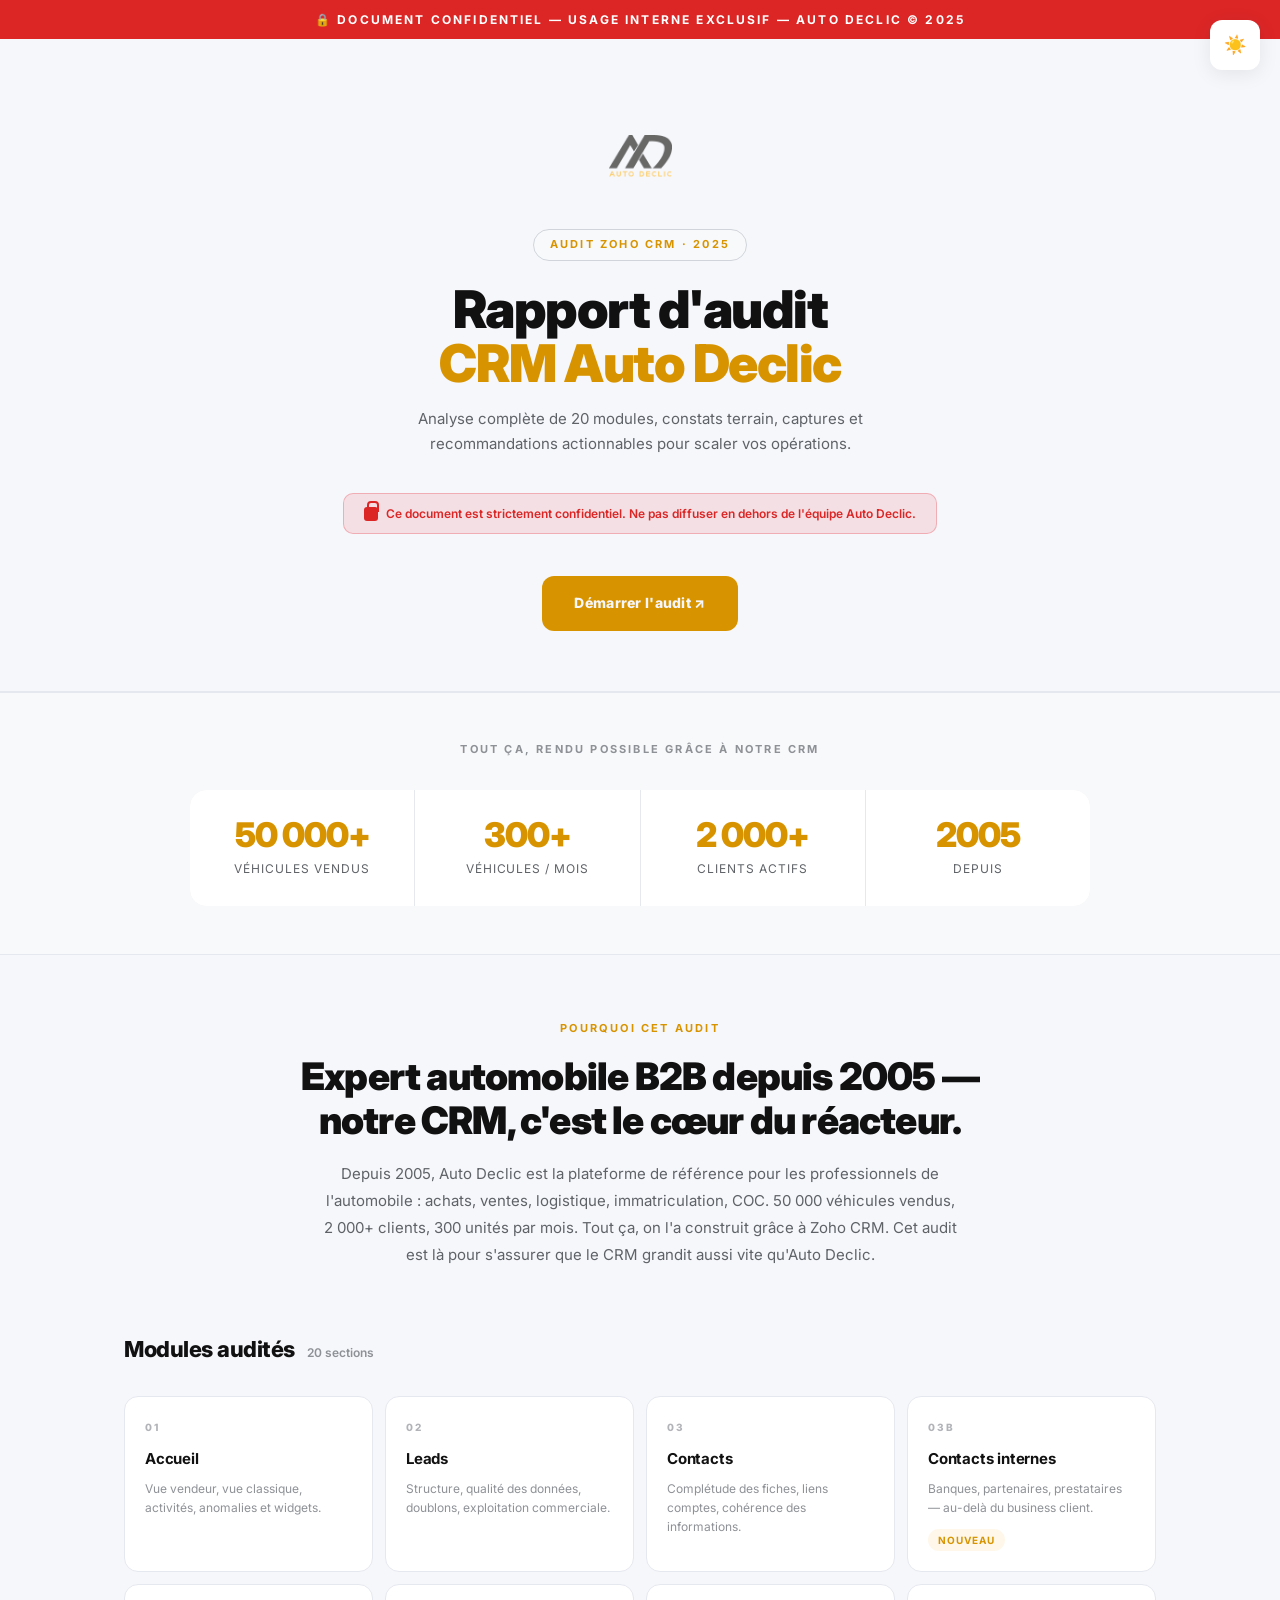
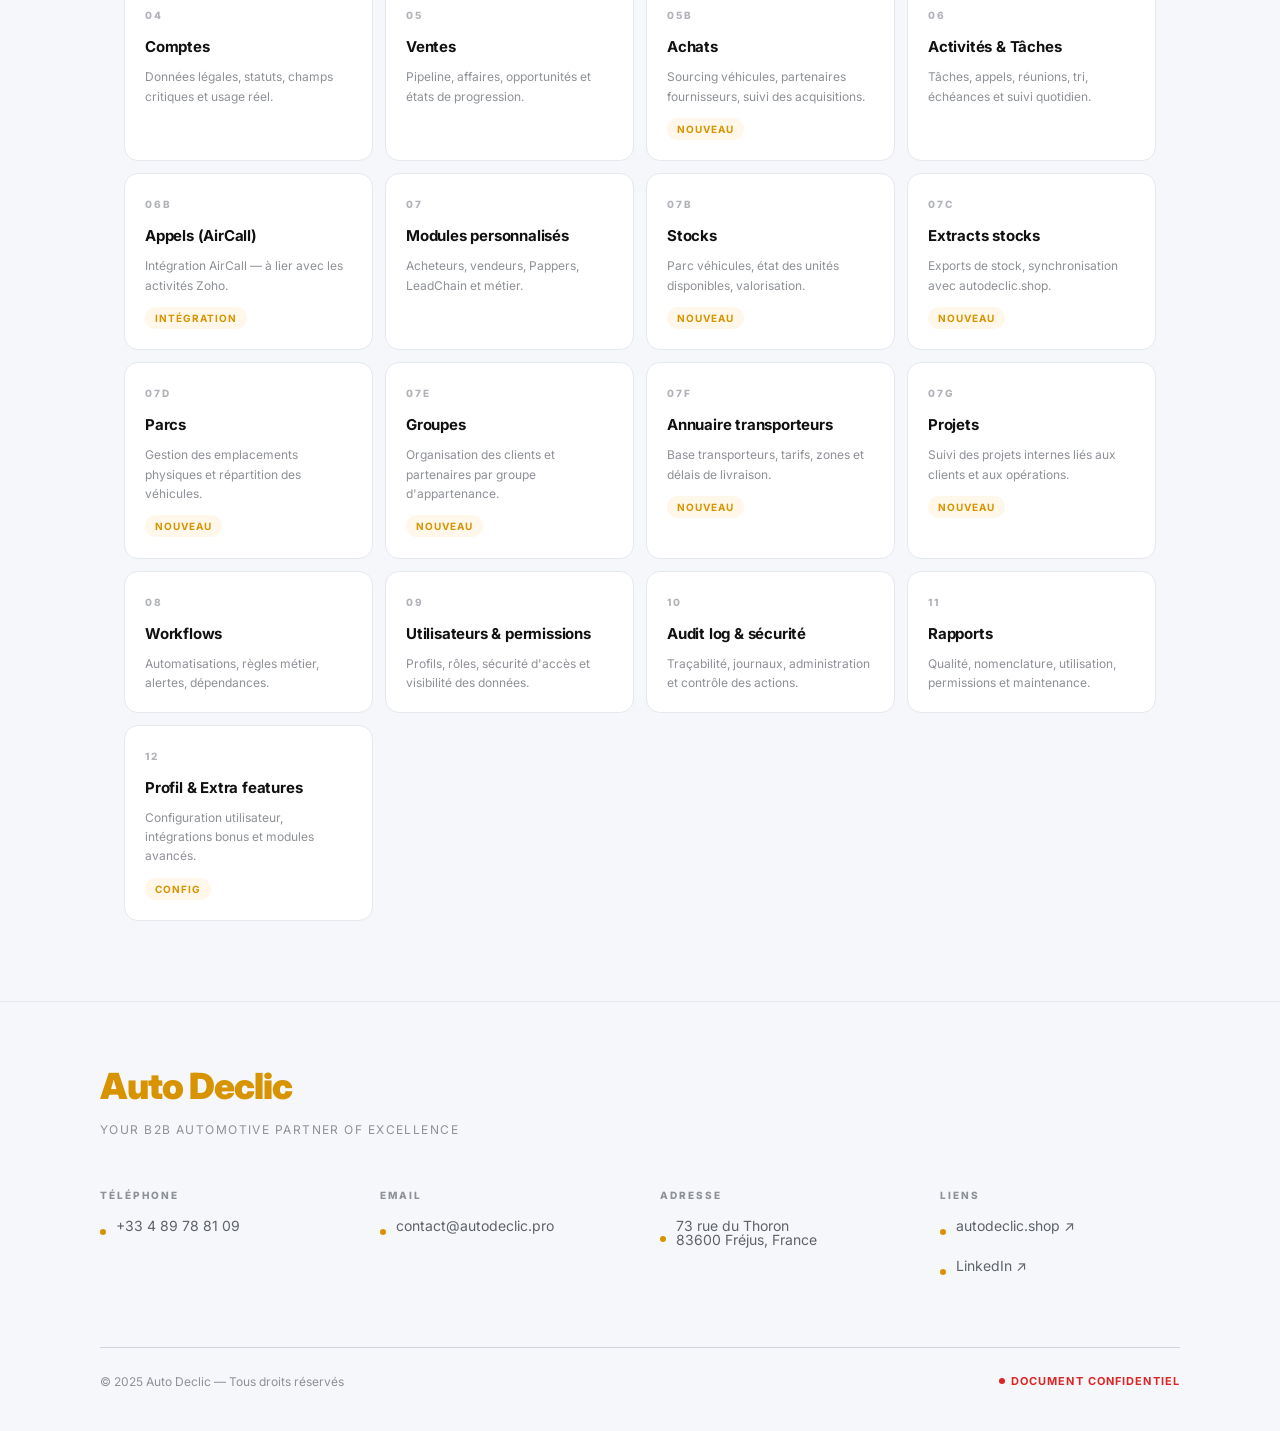
<file: index.html>
<!DOCTYPE html>
<html lang="fr">
<head>
  <meta charset="UTF-8">
  <meta name="viewport" content="width=device-width, initial-scale=1.0">
  <title>Audit Zoho CRM · Auto Declic 2025</title>
  <link rel="preconnect" href="https://fonts.googleapis.com">
  <link rel="preconnect" href="https://fonts.gstatic.com" crossorigin>
  <link href="https://fonts.googleapis.com/css2?family=Inter:wght@400;500;600;700;900&display=swap" rel="stylesheet">
  <link rel="stylesheet" href="./style.css">
  <link rel="icon" type="image/png" href="./Auto-declic-logo.png">
</head>
<body class="theme-dark">
  <div class="ad-root">
    <!-- THEME TOGGLE -->
    <button class="theme-toggle" id="themeToggle" aria-label="Changer de thème">
      <span class="sun">☀️</span>
      <span class="moon">🌙</span>
    </button>

    <div class="conf-banner">
      🔒 Document confidentiel — Usage interne exclusif — Auto Declic © 2025
    </div>

    <!-- HERO -->
    <section class="hero">
      <div class="logo-wrap">
        <img src="./Auto-declic-logo.png" alt="Auto Declic" class="logo-dark">
        <img src="./Auto-declic-logo.png" alt="Auto Declic" class="logo-light">
      </div>
      <div class="eyebrow-pill">Audit Zoho CRM · 2025</div>
      <h1>Rapport d'audit<br><span>CRM Auto Declic</span></h1>
      <p class="hero-sub">
        Analyse complète de 20 modules, constats terrain, captures et recommandations actionnables pour scaler vos opérations.
      </p>
      <div class="conf-note">
        <div class="lock-icon"></div>
        Ce document est strictement confidentiel. Ne pas diffuser en dehors de l'équipe Auto Declic.
      </div>
      <br>
      <a class="cta-btn" href="./html/accueil.html">Démarrer l'audit ↗</a>
    </section>

    <!-- STATS -->
    <section class="stats-section">
      <p class="stats-label">Tout ça, rendu possible grâce à notre CRM</p>
      <div class="stats-grid">
        <div class="stat-cell">
          <div class="stat-num">50 000+</div>
          <div class="stat-desc">Véhicules vendus</div>
        </div>
        <div class="stat-cell">
          <div class="stat-num">300+</div>
          <div class="stat-desc">Véhicules / mois</div>
        </div>
        <div class="stat-cell">
          <div class="stat-num">2 000+</div>
          <div class="stat-desc">Clients actifs</div>
        </div>
        <div class="stat-cell">
          <div class="stat-num">2005</div>
          <div class="stat-desc">Depuis</div>
        </div>
      </div>
    </section>

    <!-- PITCH CRM -->
    <section class="pitch-section">
      <p class="kicker">Pourquoi cet audit</p>
      <h2>Expert automobile B2B depuis 2005 —<br>notre CRM, c'est le cœur du réacteur.</h2>
      <p>
        Depuis 2005, Auto Declic est la plateforme de référence pour les professionnels de l'automobile : achats, ventes, logistique, immatriculation, COC. 50 000 véhicules vendus, 2 000+ clients, 300 unités par mois. Tout ça, on l'a construit grâce à Zoho CRM. Cet audit est là pour s'assurer que le CRM grandit aussi vite qu'Auto Declic.
      </p>
    </section>

    <!-- MODULES -->
    <section class="modules-section">
      <div class="modules-header">
        <h2>Modules audités</h2>
        <span class="modules-count">20 sections</span>
      </div>
      <div class="card-grid">
        <a class="m-card" href="./html/accueil.html">
          <div class="m-num">01</div>
          <h3>Accueil</h3>
          <p>Vue vendeur, vue classique, activités, anomalies et widgets.</p>
        </a>
        <a class="m-card" href="./html/leads.html">
          <div class="m-num">02</div>
          <h3>Leads</h3>
          <p>Structure, qualité des données, doublons, exploitation commerciale.</p>
        </a>
        <a class="m-card" href="./html/contacts.html">
          <div class="m-num">03</div>
          <h3>Contacts</h3>
          <p>Complétude des fiches, liens comptes, cohérence des informations.</p>
        </a>
        <a class="m-card" href="#">
          <div class="m-num">03b</div>
          <h3>Contacts internes</h3>
          <p>Banques, partenaires, prestataires — au-delà du business client.</p>
          <span class="tag tag-new">Nouveau</span>
        </a>
        <a class="m-card" href="./html/comptes.html">
          <div class="m-num">04</div>
          <h3>Comptes</h3>
          <p>Données légales, statuts, champs critiques et usage réel.</p>
        </a>
        <a class="m-card" href="./html/ventes.html">
          <div class="m-num">05</div>
          <h3>Ventes</h3>
          <p>Pipeline, affaires, opportunités et états de progression.</p>
        </a>
        <a class="m-card" href="#">
          <div class="m-num">05b</div>
          <h3>Achats</h3>
          <p>Sourcing véhicules, partenaires fournisseurs, suivi des acquisitions.</p>
          <span class="tag tag-new">Nouveau</span>
        </a>
        <a class="m-card" href="./html/activites.html">
          <div class="m-num">06</div>
          <h3>Activités & Tâches</h3>
          <p>Tâches, appels, réunions, tri, échéances et suivi quotidien.</p>
        </a>
        <a class="m-card" href="#">
          <div class="m-num">06b</div>
          <h3>Appels (AirCall)</h3>
          <p>Intégration AirCall — à lier avec les activités Zoho.</p>
          <span class="tag tag-ext">Intégration</span>
        </a>
        <a class="m-card" href="./html/modules-personnalises.html">
          <div class="m-num">07</div>
          <h3>Modules personnalisés</h3>
          <p>Acheteurs, vendeurs, Pappers, LeadChain et métier.</p>
        </a>
        <a class="m-card" href="#">
          <div class="m-num">07b</div>
          <h3>Stocks</h3>
          <p>Parc véhicules, état des unités disponibles, valorisation.</p>
          <span class="tag tag-new">Nouveau</span>
        </a>
        <a class="m-card" href="#">
          <div class="m-num">07c</div>
          <h3>Extracts stocks</h3>
          <p>Exports de stock, synchronisation avec autodeclic.shop.</p>
          <span class="tag tag-new">Nouveau</span>
        </a>
        <a class="m-card" href="html/parcs.html">
          <div class="m-num">07d</div>
          <h3>Parcs</h3>
          <p>Gestion des emplacements physiques et répartition des véhicules.</p>
          <span class="tag tag-new">Nouveau</span>
        </a>
        <a class="m-card" href="#">
          <div class="m-num">07e</div>
          <h3>Groupes</h3>
          <p>Organisation des clients et partenaires par groupe d'appartenance.</p>
          <span class="tag tag-new">Nouveau</span>
        </a>
        <a class="m-card" href="#">
          <div class="m-num">07f</div>
          <h3>Annuaire transporteurs</h3>
          <p>Base transporteurs, tarifs, zones et délais de livraison.</p>
          <span class="tag tag-new">Nouveau</span>
        </a>
        <a class="m-card" href="#">
          <div class="m-num">07g</div>
          <h3>Projets</h3>
          <p>Suivi des projets internes liés aux clients et aux opérations.</p>
          <span class="tag tag-new">Nouveau</span>
        </a>
        <a class="m-card" href="./html/workflows.html">
          <div class="m-num">08</div>
          <h3>Workflows</h3>
          <p>Automatisations, règles métier, alertes, dépendances.</p>
        </a>
        <a class="m-card" href="./html/utilisateurs-permissions.html">
          <div class="m-num">09</div>
          <h3>Utilisateurs & permissions</h3>
          <p>Profils, rôles, sécurité d'accès et visibilité des données.</p>
        </a>
        <a class="m-card" href="./html/audit-log-securite.html">
          <div class="m-num">10</div>
          <h3>Audit log & sécurité</h3>
          <p>Traçabilité, journaux, administration et contrôle des actions.</p>
        </a>
        <a class="m-card" href="./html/rapports.html">
          <div class="m-num">11</div>
          <h3>Rapports</h3>
          <p>Qualité, nomenclature, utilisation, permissions et maintenance.</p>
        </a>
        <a class="m-card" href="#">
          <div class="m-num">12</div>
          <h3>Profil & Extra features</h3>
          <p>Configuration utilisateur, intégrations bonus et modules avancés.</p>
          <span class="tag tag-ext">Config</span>
        </a>
      </div>
    </section>

    <!-- FOOTER -->
    <footer class="site-footer">
      <div class="footer-inner">
        <div class="footer-brand">
          <div class="footer-brand-name">Auto Declic</div>
          <div class="footer-brand-tag">Your B2B automotive partner of excellence</div>
        </div>

        <div class="footer-cols">
          <div class="footer-col">
            <h4>Téléphone</h4>
            <div class="footer-contact-item">
              <div class="contact-dot"></div>
              <a href="tel:+33489788109">+33 4 89 78 81 09</a>
            </div>
          </div>

          <div class="footer-col">
            <h4>Email</h4>
            <div class="footer-contact-item">
              <div class="contact-dot"></div>
              <a href="mailto:contact@autodeclic.pro">contact@autodeclic.pro</a>
            </div>
          </div>

          <div class="footer-col">
            <h4>Adresse</h4>
            <div class="footer-contact-item">
              <div class="contact-dot"></div>
              <span>73 rue du Thoron<br>83600 Fréjus, France</span>
            </div>
          </div>

          <div class="footer-col">
            <h4>Liens</h4>
            <div class="footer-contact-item">
              <div class="contact-dot"></div>
              <a href="https://www.autodeclic.shop/" target="_blank">autodeclic.shop ↗</a>
            </div>
            <div class="footer-contact-item">
              <div class="contact-dot"></div>
              <a href="https://www.linkedin.com/company/autodeclic" target="_blank">LinkedIn ↗</a>
            </div>
          </div>
        </div>

        <div class="footer-bottom">
          <span class="footer-bottom-left">© 2025 Auto Declic — Tous droits réservés</span>
          <span class="conf-badge"><span class="conf-dot"></span>Document confidentiel</span>
        </div>
      </div>
    </footer>
  </div>

  <script src="./index.js"></script>
</body>
</html>
</file>
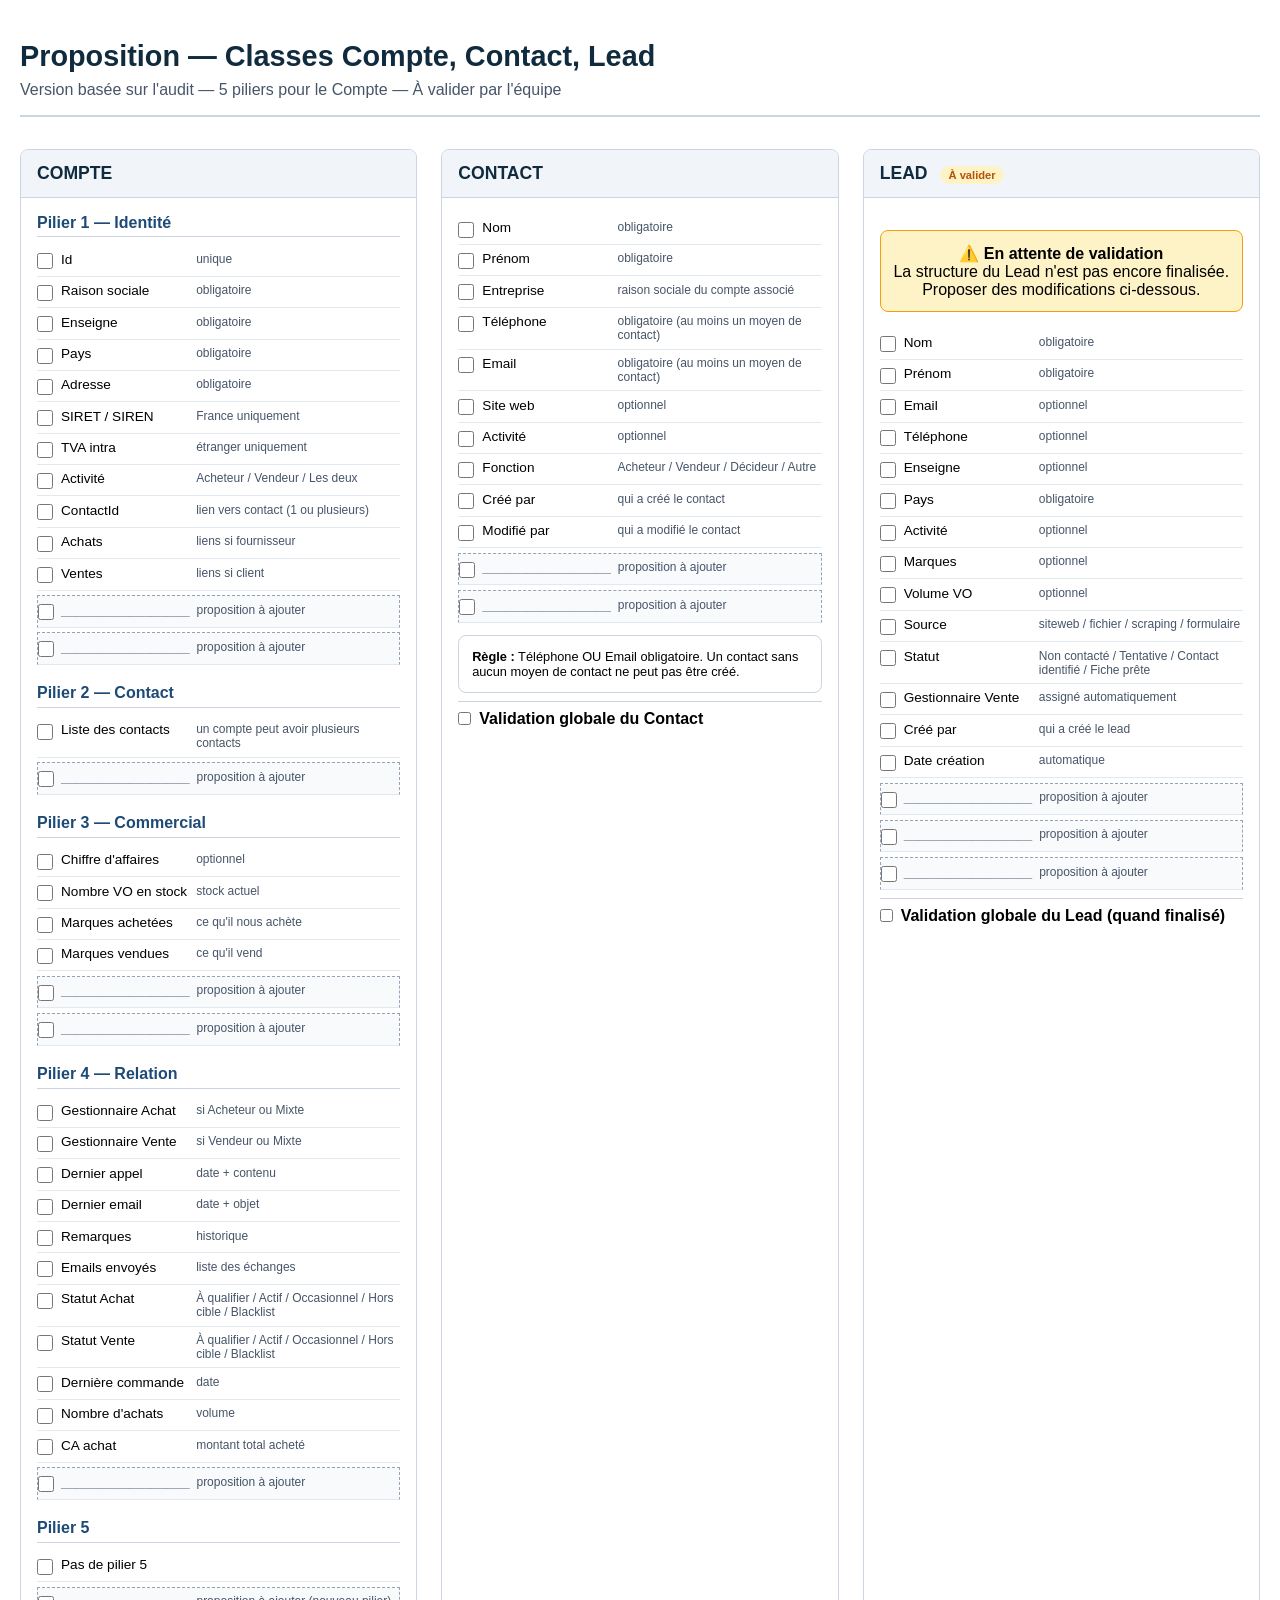
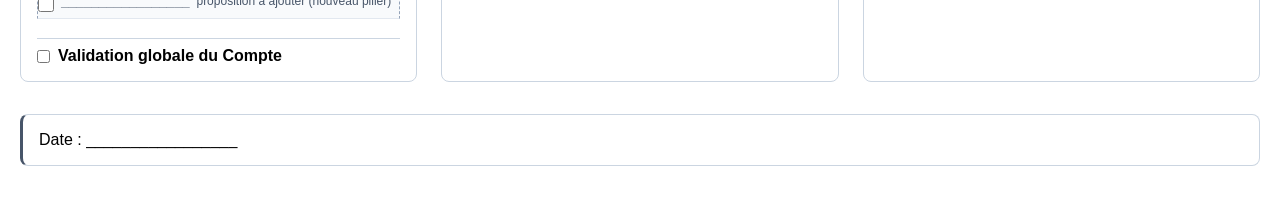
<file: html/comptes_class.html>
<!DOCTYPE html>
<html lang="fr">
<head>
  <meta charset="UTF-8">
  <meta name="viewport" content="width=device-width, initial-scale=1.0">
  <title>Proposition — Classes Compte, Contact, Lead</title>
  <style>
    * {
      margin: 0;
      padding: 0;
      box-sizing: border-box;
    }

    body {
      background: white;
      font-family: 'Manrope', 'Segoe UI', sans-serif;
      padding: 40px 20px;
    }

    .container {
      max-width: 1400px;
      margin: 0 auto;
    }

    h1 {
      font-size: 1.8rem;
      color: #0f2b3d;
      margin-bottom: 0.5rem;
    }

    .subtitle {
      color: #475569;
      margin-bottom: 2rem;
      padding-bottom: 1rem;
      border-bottom: 2px solid #cbd5e1;
    }

    .grid-3 {
      display: grid;
      grid-template-columns: repeat(3, 1fr);
      gap: 1.5rem;
      margin-bottom: 2rem;
    }

    .card {
      background: white;
      border: 1px solid #cbd5e1;
      border-radius: 0.5rem;
      overflow: hidden;
    }

    .card-header {
      background: #f1f5f9;
      color: #0f2b3d;
      padding: 0.8rem 1rem;
      font-weight: 700;
      font-size: 1.1rem;
      border-bottom: 1px solid #cbd5e1;
    }

    .card-body {
      padding: 1rem;
    }

    .pillar {
      margin-bottom: 1.2rem;
    }

    .pillar-title {
      font-weight: 700;
      color: #1e4a76;
      margin-bottom: 0.5rem;
      padding-bottom: 0.3rem;
      border-bottom: 1px solid #cbd5e1;
    }

    .field-list {
      list-style: none;
      padding-left: 0;
    }

    .field-list li {
      padding: 0.4rem 0;
      font-size: 0.85rem;
      display: flex;
      align-items: flex-start;
      gap: 0.5rem;
      border-bottom: 1px solid #e2e8f0;
    }

    .field-checkbox {
      margin-top: 0.1rem;
      width: 16px;
      height: 16px;
      flex-shrink: 0;
    }

    .field-name {
      font-weight: 500;
      width: 35%;
      flex-shrink: 0;
    }

    .field-rule {
      color: #475569;
      font-size: 0.75rem;
      flex: 1;
    }

    .proposal-row {
      background: #f8fafc;
      border: 1px dashed #94a3b8;
      margin-top: 0.3rem;
    }

    .proposal-row .field-name {
      color: #475569;
      font-style: italic;
    }

    .badge {
      display: inline-block;
      background: #e2e8f0;
      color: #1e293b;
      font-size: 0.7rem;
      padding: 0.2rem 0.5rem;
      border-radius: 20px;
    }

    .badge-pending {
      background: #fef3c7;
      color: #b45309;
    }

    .example {
      background: white;
      border: 1px solid #cbd5e1;
      border-radius: 0.5rem;
      padding: 1rem;
      margin-top: 1.5rem;
      border-left: 3px solid #475569;
    }

    .relation {
      background: #f8fafc;
      border: 1px solid #cbd5e1;
      border-radius: 0.5rem;
      padding: 1rem;
      text-align: center;
      margin-top: 1rem;
      font-family: monospace;
      font-size: 0.9rem;
    }

    .rule-box {
      background: white;
      border: 1px solid #cbd5e1;
      border-radius: 0.5rem;
      padding: 0.8rem;
      margin-top: 0.8rem;
      font-size: 0.8rem;
    }

    .checkbox-group {
      display: flex;
      align-items: center;
      gap: 0.5rem;
      margin-top: 0.5rem;
      padding-top: 0.5rem;
      border-top: 1px solid #cbd5e1;
    }

    .pending-box {
      background: #fef3c7;
      border: 1px solid #f59e0b;
      border-radius: 0.5rem;
      padding: 0.8rem;
      text-align: center;
      margin-top: 1rem;
    }

    @media print {
      body {
        padding: 20px;
        margin: 0;
      }
      .card {
        break-inside: avoid;
        page-break-inside: avoid;
      }
      .checkbox-group {
        break-inside: avoid;
      }
      @page {
        size: portrait;
        margin: 1.5cm;
      }
    }

    @media (max-width: 900px) {
      .grid-3 {
        grid-template-columns: 1fr;
      }
    }
  </style>
</head>
<body>
<div class="container">
  <h1>Proposition — Classes Compte, Contact, Lead</h1>
  <div class="subtitle">Version basée sur l'audit — 5 piliers pour le Compte — À valider par l'équipe</div>

  <div class="grid-3">
    
    <!-- COMPTE -->
    <div class="card">
      <div class="card-header">COMPTE</div>
      <div class="card-body">
        
        <div class="pillar">
          <div class="pillar-title">Pilier 1 — Identité</div>
          <ul class="field-list">
            <li><input type="checkbox" class="field-checkbox"> <span class="field-name">Id</span><span class="field-rule">unique</span></li>
            <li><input type="checkbox" class="field-checkbox"> <span class="field-name">Raison sociale</span><span class="field-rule">obligatoire</span></li>
            <li><input type="checkbox" class="field-checkbox"> <span class="field-name">Enseigne</span><span class="field-rule">obligatoire</span></li>
            <li><input type="checkbox" class="field-checkbox"> <span class="field-name">Pays</span><span class="field-rule">obligatoire</span></li>
            <li><input type="checkbox" class="field-checkbox"> <span class="field-name">Adresse</span><span class="field-rule">obligatoire</span></li>
            <li><input type="checkbox" class="field-checkbox"> <span class="field-name">SIRET / SIREN</span><span class="field-rule">France uniquement</span></li>
            <li><input type="checkbox" class="field-checkbox"> <span class="field-name">TVA intra</span><span class="field-rule">étranger uniquement</span></li>
            <li><input type="checkbox" class="field-checkbox"> <span class="field-name">Activité</span><span class="field-rule">Acheteur / Vendeur / Les deux</span></li>
            <li><input type="checkbox" class="field-checkbox"> <span class="field-name">ContactId</span><span class="field-rule">lien vers contact (1 ou plusieurs)</span></li>
            <li><input type="checkbox" class="field-checkbox"> <span class="field-name">Achats</span><span class="field-rule">liens si fournisseur</span></li>
            <li><input type="checkbox" class="field-checkbox"> <span class="field-name">Ventes</span><span class="field-rule">liens si client</span></li>
            
            <!-- Espace pour propositions -->
            <li class="proposal-row"><input type="checkbox" class="field-checkbox"> <span class="field-name">_________________</span><span class="field-rule">proposition à ajouter</span></li>
            <li class="proposal-row"><input type="checkbox" class="field-checkbox"> <span class="field-name">_________________</span><span class="field-rule">proposition à ajouter</span></li>
          </ul>
        </div>

        <div class="pillar">
          <div class="pillar-title">Pilier 2 — Contact</div>
          <ul class="field-list">
            <li><input type="checkbox" class="field-checkbox"> <span class="field-name">Liste des contacts</span><span class="field-rule">un compte peut avoir plusieurs contacts</span></li>
            <li class="proposal-row"><input type="checkbox" class="field-checkbox"> <span class="field-name">_________________</span><span class="field-rule">proposition à ajouter</span></li>
          </ul>
        </div>

        <div class="pillar">
          <div class="pillar-title">Pilier 3 — Commercial</div>
          <ul class="field-list">
            <li><input type="checkbox" class="field-checkbox"> <span class="field-name">Chiffre d'affaires</span><span class="field-rule">optionnel</span></li>
            <li><input type="checkbox" class="field-checkbox"> <span class="field-name">Nombre VO en stock</span><span class="field-rule">stock actuel</span></li>
            <li><input type="checkbox" class="field-checkbox"> <span class="field-name">Marques achetées</span><span class="field-rule">ce qu'il nous achète</span></li>
            <li><input type="checkbox" class="field-checkbox"> <span class="field-name">Marques vendues</span><span class="field-rule">ce qu'il vend</span></li>
            <li class="proposal-row"><input type="checkbox" class="field-checkbox"> <span class="field-name">_________________</span><span class="field-rule">proposition à ajouter</span></li>
            <li class="proposal-row"><input type="checkbox" class="field-checkbox"> <span class="field-name">_________________</span><span class="field-rule">proposition à ajouter</span></li>
          </ul>
        </div>

        <div class="pillar">
          <div class="pillar-title">Pilier 4 — Relation</div>
          <ul class="field-list">
            <li><input type="checkbox" class="field-checkbox"> <span class="field-name">Gestionnaire Achat</span><span class="field-rule">si Acheteur ou Mixte</span></li>
            <li><input type="checkbox" class="field-checkbox"> <span class="field-name">Gestionnaire Vente</span><span class="field-rule">si Vendeur ou Mixte</span></li>
            <li><input type="checkbox" class="field-checkbox"> <span class="field-name">Dernier appel</span><span class="field-rule">date + contenu</span></li>
            <li><input type="checkbox" class="field-checkbox"> <span class="field-name">Dernier email</span><span class="field-rule">date + objet</span></li>
            <li><input type="checkbox" class="field-checkbox"> <span class="field-name">Remarques</span><span class="field-rule">historique</span></li>
            <li><input type="checkbox" class="field-checkbox"> <span class="field-name">Emails envoyés</span><span class="field-rule">liste des échanges</span></li>
            <li><input type="checkbox" class="field-checkbox"> <span class="field-name">Statut Achat</span><span class="field-rule">À qualifier / Actif / Occasionnel / Hors cible / Blacklist</span></li>
            <li><input type="checkbox" class="field-checkbox"> <span class="field-name">Statut Vente</span><span class="field-rule">À qualifier / Actif / Occasionnel / Hors cible / Blacklist</span></li>
            <li><input type="checkbox" class="field-checkbox"> <span class="field-name">Dernière commande</span><span class="field-rule">date</span></li>
            <li><input type="checkbox" class="field-checkbox"> <span class="field-name">Nombre d'achats</span><span class="field-rule">volume</span></li>
            <li><input type="checkbox" class="field-checkbox"> <span class="field-name">CA achat</span><span class="field-rule">montant total acheté</span></li>
            <li class="proposal-row"><input type="checkbox" class="field-checkbox"> <span class="field-name">_________________</span><span class="field-rule">proposition à ajouter</span></li>
          </ul>
        </div>

        <div class="pillar">
          <div class="pillar-title">Pilier 5</div>
          <ul class="field-list">
            <li><input type="checkbox" class="field-checkbox"> <span class="field-name">Pas de pilier 5</span><span class="field-rule"></span></li>
            <li class="proposal-row"><input type="checkbox" class="field-checkbox"> <span class="field-name">_________________</span><span class="field-rule">proposition à ajouter (nouveau pilier)</span></li>
          </ul>
        </div>

        <div class="checkbox-group">
          <input type="checkbox"> <strong>Validation globale du Compte</strong>
        </div>
      </div>
    </div>

    <!-- CONTACT -->
    <div class="card">
      <div class="card-header">CONTACT</div>
      <div class="card-body">
        <ul class="field-list">
          <li><input type="checkbox" class="field-checkbox"> <span class="field-name">Nom</span><span class="field-rule">obligatoire</span></li>
          <li><input type="checkbox" class="field-checkbox"> <span class="field-name">Prénom</span><span class="field-rule">obligatoire</span></li>
          <li><input type="checkbox" class="field-checkbox"> <span class="field-name">Entreprise</span><span class="field-rule">raison sociale du compte associé</span></li>
          <li><input type="checkbox" class="field-checkbox"> <span class="field-name">Téléphone</span><span class="field-rule">obligatoire (au moins un moyen de contact)</span></li>
          <li><input type="checkbox" class="field-checkbox"> <span class="field-name">Email</span><span class="field-rule">obligatoire (au moins un moyen de contact)</span></li>
          <li><input type="checkbox" class="field-checkbox"> <span class="field-name">Site web</span><span class="field-rule">optionnel</span></li>
          <li><input type="checkbox" class="field-checkbox"> <span class="field-name">Activité</span><span class="field-rule">optionnel</span></li>
          <li><input type="checkbox" class="field-checkbox"> <span class="field-name">Fonction</span><span class="field-rule">Acheteur / Vendeur / Décideur / Autre</span></li>
          <li><input type="checkbox" class="field-checkbox"> <span class="field-name">Créé par</span><span class="field-rule">qui a créé le contact</span></li>
          <li><input type="checkbox" class="field-checkbox"> <span class="field-name">Modifié par</span><span class="field-rule">qui a modifié le contact</span></li>
          
          <!-- Espace pour propositions -->
          <li class="proposal-row"><input type="checkbox" class="field-checkbox"> <span class="field-name">_________________</span><span class="field-rule">proposition à ajouter</span></li>
          <li class="proposal-row"><input type="checkbox" class="field-checkbox"> <span class="field-name">_________________</span><span class="field-rule">proposition à ajouter</span></li>
        </ul>

        <div class="rule-box">
          <strong>Règle :</strong> Téléphone OU Email obligatoire. Un contact sans aucun moyen de contact ne peut pas être créé.
        </div>

        <div class="checkbox-group">
          <input type="checkbox"> <strong>Validation globale du Contact</strong>
        </div>
      </div>
    </div>

    <!-- LEAD — EN ATTENTE DE VALIDATION -->
    <div class="card">
      <div class="card-header">LEAD <span class="badge-pending badge" style="margin-left: 0.5rem;">À valider</span></div>
      <div class="card-body">
        <div class="pending-box">
          <strong>⚠️ En attente de validation</strong><br>
          La structure du Lead n'est pas encore finalisée. Proposer des modifications ci-dessous.
        </div>

        <ul class="field-list" style="margin-top: 1rem;">
          <li><input type="checkbox" class="field-checkbox"> <span class="field-name">Nom</span><span class="field-rule">obligatoire</span></li>
          <li><input type="checkbox" class="field-checkbox"> <span class="field-name">Prénom</span><span class="field-rule">obligatoire</span></li>
          <li><input type="checkbox" class="field-checkbox"> <span class="field-name">Email</span><span class="field-rule">optionnel</span></li>
          <li><input type="checkbox" class="field-checkbox"> <span class="field-name">Téléphone</span><span class="field-rule">optionnel</span></li>
          <li><input type="checkbox" class="field-checkbox"> <span class="field-name">Enseigne</span><span class="field-rule">optionnel</span></li>
          <li><input type="checkbox" class="field-checkbox"> <span class="field-name">Pays</span><span class="field-rule">obligatoire</span></li>
          <li><input type="checkbox" class="field-checkbox"> <span class="field-name">Activité</span><span class="field-rule">optionnel</span></li>
          <li><input type="checkbox" class="field-checkbox"> <span class="field-name">Marques</span><span class="field-rule">optionnel</span></li>
          <li><input type="checkbox" class="field-checkbox"> <span class="field-name">Volume VO</span><span class="field-rule">optionnel</span></li>
          <li><input type="checkbox" class="field-checkbox"> <span class="field-name">Source</span><span class="field-rule">siteweb / fichier / scraping / formulaire</span></li>
          <li><input type="checkbox" class="field-checkbox"> <span class="field-name">Statut</span><span class="field-rule">Non contacté / Tentative / Contact identifié / Fiche prête</span></li>
          <li><input type="checkbox" class="field-checkbox"> <span class="field-name">Gestionnaire Vente</span><span class="field-rule">assigné automatiquement</span></li>
          <li><input type="checkbox" class="field-checkbox"> <span class="field-name">Créé par</span><span class="field-rule">qui a créé le lead</span></li>
          <li><input type="checkbox" class="field-checkbox"> <span class="field-name">Date création</span><span class="field-rule">automatique</span></li>
          
          <!-- Espace pour propositions -->
          <li class="proposal-row"><input type="checkbox" class="field-checkbox"> <span class="field-name">_________________</span><span class="field-rule">proposition à ajouter</span></li>
          <li class="proposal-row"><input type="checkbox" class="field-checkbox"> <span class="field-name">_________________</span><span class="field-rule">proposition à ajouter</span></li>
          <li class="proposal-row"><input type="checkbox" class="field-checkbox"> <span class="field-name">_________________</span><span class="field-rule">proposition à ajouter</span></li>
        </ul>

        <div class="checkbox-group">
          <input type="checkbox"> <strong>Validation globale du Lead (quand finalisé)</strong>
        </div>
      </div>
    </div>
  </div>



  <!-- SIGNATURE -->
  <div class="example" style="margin-top: 2rem; text-align: center;">
    <div style="display: flex; justify-content: space-between; align-items: center; flex-wrap: wrap; gap: 1rem;">
      <div>Date : _________________</div>
    </div>
  </div>
</div>
</body>
</html>
</file>
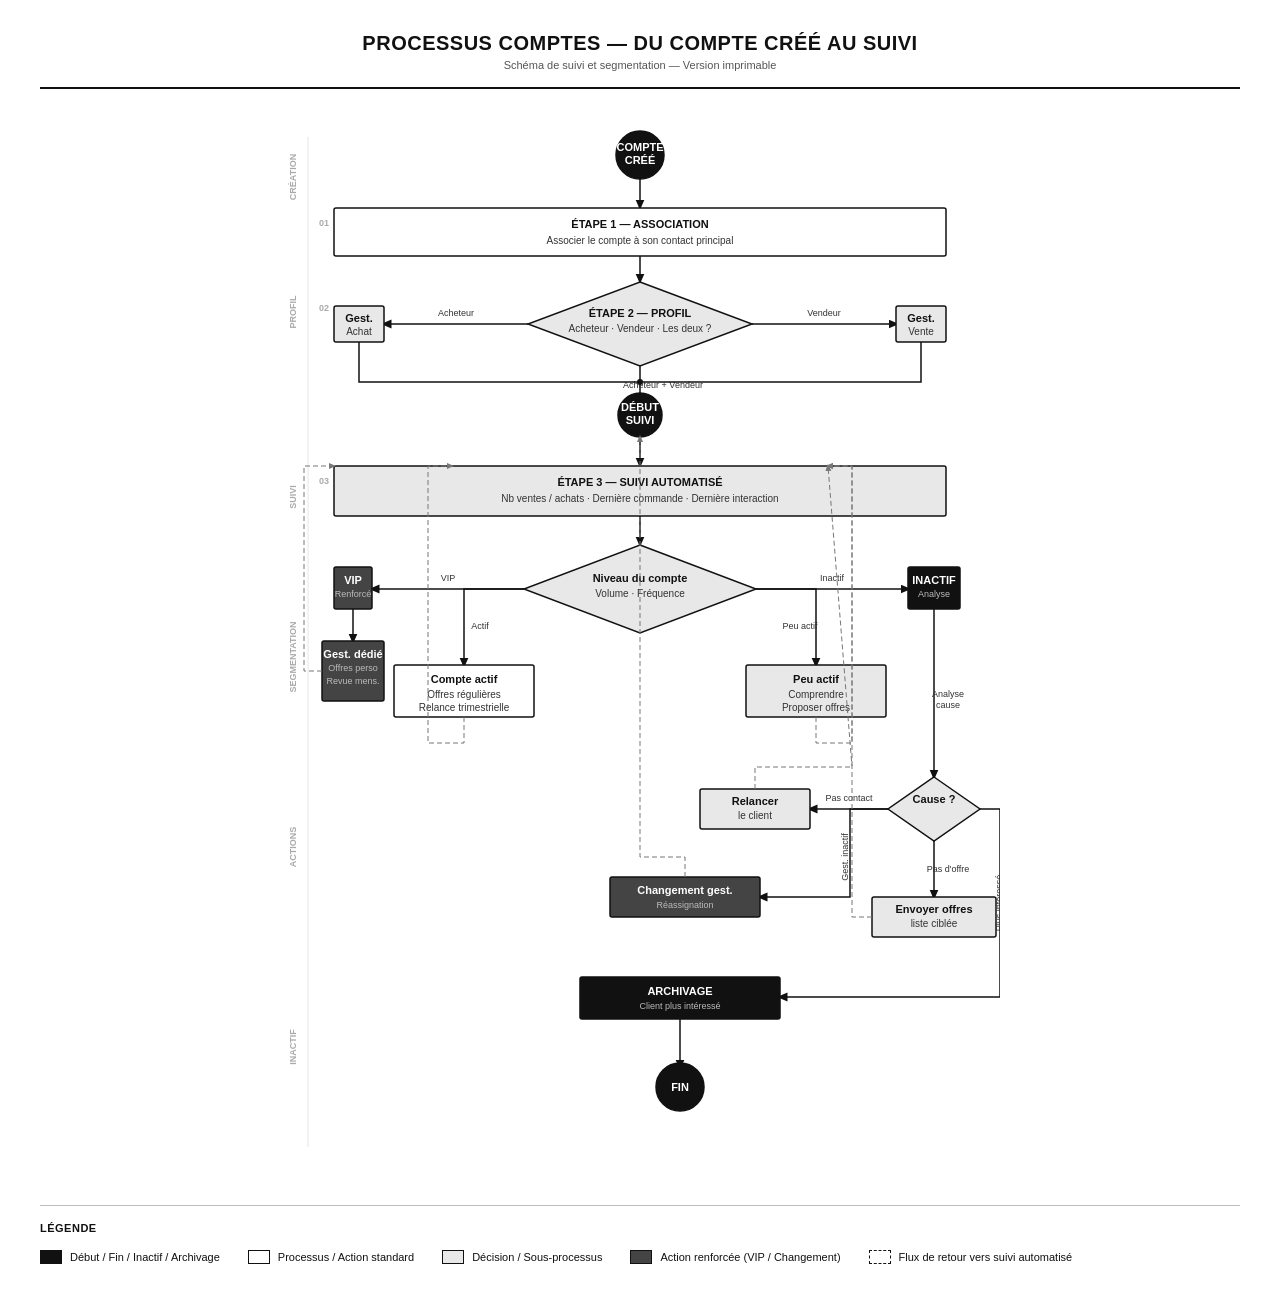
<file: html/comptes_processus-2.html>
<!DOCTYPE html>
<html lang="fr">
<head>
<meta charset="UTF-8">
<meta name="viewport" content="width=device-width, initial-scale=1.0">
<title>Processus Comptes — Suivi complet</title>
<style>
  * { margin: 0; padding: 0; box-sizing: border-box; }
  body {
    background: #fff;
    font-family: 'Segoe UI', Arial, sans-serif;
    color: #111;
    padding: 32px 40px;
  }
  header {
    text-align: center;
    margin-bottom: 28px;
    border-bottom: 2px solid #111;
    padding-bottom: 16px;
  }
  header h1 { font-size: 20px; font-weight: 700; letter-spacing: 0.5px; text-transform: uppercase; }
  header p { font-size: 11px; color: #555; margin-top: 4px; }
  .diagram-wrap { display: flex; justify-content: center; }
  .legend {
    margin-top: 28px;
    border-top: 1px solid #bbb;
    padding-top: 16px;
    display: flex;
    flex-wrap: wrap;
    gap: 14px 28px;
  }
  .legend-title { font-weight: 700; font-size: 11px; text-transform: uppercase; letter-spacing: 0.5px; width: 100%; margin-bottom: 2px; }
  .legend-item { display: flex; align-items: center; gap: 8px; font-size: 11px; }
  .lbox { width: 22px; height: 14px; border: 1.5px solid #111; flex-shrink: 0; }
  @media print {
    body { padding: 16px 20px; }
    @page { size: A4 portrait; margin: 1.2cm; }
  }
</style>
</head>
<body>

<header>
  <h1>Processus Comptes — Du compte créé au suivi</h1>
  <p>Schéma de suivi et segmentation — Version imprimable</p>
</header>

<div class="diagram-wrap">
<svg width="720" height="1060" viewBox="0 0 720 1060" xmlns="http://www.w3.org/2000/svg">
<defs>
  <marker id="a" markerWidth="7" markerHeight="7" refX="5" refY="3" orient="auto">
    <path d="M0,0 L0,6 L7,3 z" fill="#111"/>
  </marker>
  <marker id="ad" markerWidth="7" markerHeight="7" refX="5" refY="3" orient="auto">
    <path d="M0,0 L0,6 L7,3 z" fill="#777"/>
  </marker>
</defs>
<style>
  text { font-family:'Segoe UI',Arial,sans-serif; }
  .L  { font-size:11px; font-weight:700; text-anchor:middle; fill:#111; }
  .S  { font-size:10px; text-anchor:middle; fill:#333; }
  .E  { font-size:9px;  text-anchor:middle; fill:#333; }
  .W  { font-size:11px; font-weight:700; text-anchor:middle; fill:#fff; }
  .Ws { font-size:9px;  text-anchor:middle; fill:#bbb; }
  .Ph { font-size:9px;  font-weight:700; fill:#aaa; text-anchor:middle; }
  .ln { stroke:#111; stroke-width:1.5; fill:none; marker-end:url(#a); }
  .ld { stroke:#777; stroke-width:1;   fill:none; stroke-dasharray:5,3; marker-end:url(#ad); }
  .bx { fill:#fff; stroke:#111; stroke-width:1.5; }
  .bd { fill:#111; stroke:#111; stroke-width:1.5; }
  .bg { fill:#e8e8e8; stroke:#111; stroke-width:1.5; }
  .bm { fill:#444; stroke:#111; stroke-width:1.5; }
</style>

<!-- Phase labels -->
<line x1="28" y1="20" x2="28" y2="1030" stroke="#e0e0e0" stroke-width="0.8"/>
<text x="16" y="60"  class="Ph" transform="rotate(-90,16,60)">CRÉATION</text>
<text x="16" y="195" class="Ph" transform="rotate(-90,16,195)">PROFIL</text>
<text x="16" y="380" class="Ph" transform="rotate(-90,16,380)">SUIVI</text>
<text x="16" y="540" class="Ph" transform="rotate(-90,16,540)">SEGMENTATION</text>
<text x="16" y="730" class="Ph" transform="rotate(-90,16,730)">ACTIONS</text>
<text x="16" y="930" class="Ph" transform="rotate(-90,16,930)">INACTIF</text>

<!-- ══ COMPTE CRÉÉ ══ -->
<circle cx="360" cy="38" r="24" class="bd"/>
<text x="360" y="34" class="W" font-size="9">COMPTE</text>
<text x="360" y="47" class="W" font-size="9">CRÉÉ</text>
<line x1="360" y1="62" x2="360" y2="90" class="ln"/>

<!-- ══ ÉTAPE 1 — ASSOCIATION ══ -->
<text x="44" y="109" class="Ph">01</text>
<rect x="54" y="91" width="612" height="48" rx="2" class="bx"/>
<text x="360" y="111" class="L">ÉTAPE 1 — ASSOCIATION</text>
<text x="360" y="127" class="S">Associer le compte à son contact principal</text>
<line x1="360" y1="139" x2="360" y2="164" class="ln"/>

<!-- ══ ÉTAPE 2 — PROFIL ══ -->
<text x="44" y="194" class="Ph">02</text>
<polygon points="360,165 472,207 360,249 248,207" class="bg"/>
<text x="360" y="200" class="L">ÉTAPE 2 — PROFIL</text>
<text x="360" y="215" class="S">Acheteur · Vendeur · Les deux ?</text>

<!-- Acheteur gauche -->
<path d="M248,207 L104,207" stroke="#111" stroke-width="1.5" fill="none" marker-end="url(#a)"/>
<text x="176" y="199" class="E">Acheteur</text>
<rect x="54" y="189" width="50" height="36" rx="2" class="bg"/>
<text x="79" y="205" class="L" font-size="10">Gest.</text>
<text x="79" y="218" class="S">Achat</text>

<!-- Vendeur droite -->
<path d="M472,207 L616,207" stroke="#111" stroke-width="1.5" fill="none" marker-end="url(#a)"/>
<text x="544" y="199" class="E">Vendeur</text>
<rect x="616" y="189" width="50" height="36" rx="2" class="bg"/>
<text x="641" y="205" class="L" font-size="10">Gest.</text>
<text x="641" y="218" class="S">Vente</text>

<!-- Convergence → DÉBUT SUIVI -->
<line x1="360" y1="249" x2="360" y2="285" class="ln"/>
<text x="383" y="271" class="E">Acheteur + Vendeur</text>
<path d="M79,225 L79,265 L360,265" stroke="#111" stroke-width="1.5" fill="none"/>
<path d="M641,225 L641,265 L360,265" stroke="#111" stroke-width="1.5" fill="none"/>
<circle cx="360" cy="265" r="3" fill="#111"/>

<!-- ══ DÉBUT SUIVI ══ -->
<circle cx="360" cy="298" r="22" class="bd"/>
<text x="360" y="294" class="W" font-size="9">DÉBUT</text>
<text x="360" y="307" class="W" font-size="9">SUIVI</text>
<line x1="360" y1="320" x2="360" y2="348" class="ln"/>

<!-- ══ ÉTAPE 3 — SUIVI AUTOMATISÉ ══ -->
<text x="44" y="367" class="Ph">03</text>
<rect x="54" y="349" width="612" height="50" rx="2" class="bg"/>
<text x="360" y="369" class="L">ÉTAPE 3 — SUIVI AUTOMATISÉ</text>
<text x="360" y="385" class="S">Nb ventes / achats · Dernière commande · Dernière interaction</text>
<line x1="360" y1="399" x2="360" y2="427" class="ln"/>

<!-- ══ SEGMENTATION ══ -->
<polygon points="360,428 476,472 360,516 244,472" class="bg"/>
<text x="360" y="465" class="L">Niveau du compte</text>
<text x="360" y="480" class="S">Volume · Fréquence</text>

<!-- 4 branches -->

<!-- VIP — loin gauche -->
<path d="M244,472 L92,472" stroke="#111" stroke-width="1.5" fill="none" marker-end="url(#a)"/>
<text x="168" y="464" class="E">VIP</text>

<!-- Actif — gauche proche -->
<path d="M244,472 L184,472 L184,548" stroke="#111" stroke-width="1.5" fill="none" marker-end="url(#a)"/>
<text x="200" y="512" class="E">Actif</text>

<!-- Peu actif — droite proche -->
<path d="M476,472 L536,472 L536,548" stroke="#111" stroke-width="1.5" fill="none" marker-end="url(#a)"/>
<text x="520" y="512" class="E">Peu actif</text>

<!-- Inactif — loin droite -->
<path d="M476,472 L628,472" stroke="#111" stroke-width="1.5" fill="none" marker-end="url(#a)"/>
<text x="552" y="464" class="E">Inactif</text>

<!-- ══ BOÎTES SEGMENT + ACTIONS ══ -->

<!-- VIP -->
<rect x="54" y="450" width="38" height="42" rx="2" class="bm"/>
<text x="73" y="467" class="W" font-size="9">VIP</text>
<text x="73" y="480" class="Ws" font-size="8">Renforcé</text>
<line x1="73" y1="492" x2="73" y2="524" class="ln"/>
<rect x="42" y="524" width="62" height="60" rx="2" class="bm"/>
<text x="73" y="541" class="W" font-size="8">Gest. dédié</text>
<text x="73" y="554" class="Ws" font-size="8">Offres perso</text>
<text x="73" y="567" class="Ws" font-size="8">Revue mens.</text>
<!-- VIP retour -->
<path d="M42,554 L24,554 L24,349 L54,349" stroke="#777" stroke-width="1" fill="none" stroke-dasharray="5,3" marker-end="url(#ad)"/>

<!-- Actif -->
<rect x="114" y="548" width="140" height="52" rx="2" class="bx"/>
<text x="184" y="566" class="L">Compte actif</text>
<text x="184" y="581" class="S">Offres régulières</text>
<text x="184" y="594" class="S">Relance trimestrielle</text>
<!-- Actif retour -->
<path d="M184,600 L184,626 L148,626 L148,349 L172,349" stroke="#777" stroke-width="1" fill="none" stroke-dasharray="5,3" marker-end="url(#ad)"/>

<!-- Peu actif -->
<rect x="466" y="548" width="140" height="52" rx="2" class="bg"/>
<text x="536" y="566" class="L">Peu actif</text>
<text x="536" y="581" class="S">Comprendre</text>
<text x="536" y="594" class="S">Proposer offres</text>
<!-- Peu actif retour -->
<path d="M536,600 L536,626 L572,626 L572,349 L548,349" stroke="#777" stroke-width="1" fill="none" stroke-dasharray="5,3" marker-end="url(#ad)"/>

<!-- Inactif -->
<rect x="628" y="450" width="52" height="42" rx="2" class="bd"/>
<text x="654" y="467" class="W" font-size="9">INACTIF</text>
<text x="654" y="480" class="Ws" font-size="8">Analyse</text>

<!-- ══ ANALYSE CAUSE INACTIF ══ -->
<line x1="654" y1="492" x2="654" y2="660" class="ln"/>
<text x="668" y="580" class="E">Analyse</text>
<text x="668" y="591" class="E">cause</text>

<!-- Losange cause -->
<polygon points="654,660 700,692 654,724 608,692" class="bg"/>
<text x="654" y="686" class="L" font-size="10">Cause ?</text>

<!-- Pas de contact → gauche -->
<path d="M608,692 L530,692" stroke="#111" stroke-width="1.5" fill="none" marker-end="url(#a)"/>
<text x="569" y="684" class="E">Pas contact</text>
<rect x="420" y="672" width="110" height="40" rx="2" class="bg"/>
<text x="475" y="688" class="L" font-size="10">Relancer</text>
<text x="475" y="702" class="S">le client</text>
<!-- retour suivi -->
<path d="M475,672 L475,650 L572,650 L572,349 L548,349" stroke="#777" stroke-width="1" fill="none" stroke-dasharray="5,3" marker-end="url(#ad)"/>

<!-- Gest. inactif → gauche loin -->
<path d="M608,692 L570,692 L570,780 L480,780" stroke="#111" stroke-width="1.5" fill="none" marker-end="url(#a)"/>
<text x="568" y="740" class="E" transform="rotate(-90,568,740)">Gest. inactif</text>
<rect x="330" y="760" width="150" height="40" rx="2" class="bm"/>
<text x="405" y="777" class="W">Changement gest.</text>
<text x="405" y="791" class="Ws">Réassignation</text>
<!-- retour DÉBUT SUIVI -->
<path d="M405,760 L405,740 L360,740 L360,320" stroke="#777" stroke-width="1" fill="none" stroke-dasharray="5,3" marker-end="url(#ad)"/>

<!-- Pas d'offre → bas -->
<line x1="654" y1="724" x2="654" y2="780" class="ln"/>
<text x="668" y="755" class="E">Pas d'offre</text>
<rect x="592" y="780" width="124" height="40" rx="2" class="bg"/>
<text x="654" y="796" class="L" font-size="10">Envoyer offres</text>
<text x="654" y="810" class="S">liste ciblée</text>
<!-- retour suivi -->
<path d="M592,800 L572,800 L572,650 L548,349" stroke="#777" stroke-width="1" fill="none" stroke-dasharray="5,3" marker-end="url(#ad)"/>

<!-- Client plus intéressé → archivage -->
<path d="M700,692 L720,692 L720,880 L500,880" stroke="#111" stroke-width="1.5" fill="none" marker-end="url(#a)"/>
<text x="722" y="786" class="E" transform="rotate(-90,722,786)">Plus intéressé</text>
<rect x="300" y="860" width="200" height="42" rx="2" class="bd"/>
<text x="400" y="878" class="W">ARCHIVAGE</text>
<text x="400" y="892" class="Ws">Client plus intéressé</text>

<!-- ══ FIN ══ -->
<line x1="400" y1="902" x2="400" y2="950" class="ln"/>
<circle cx="400" cy="970" r="24" class="bd"/>
<text x="400" y="974" class="W">FIN</text>

</svg>
</div>

<div class="legend">
  <div class="legend-title">Légende</div>
  <div class="legend-item"><div class="lbox" style="background:#111;"></div> Début / Fin / Inactif / Archivage</div>
  <div class="legend-item"><div class="lbox" style="background:#fff;"></div> Processus / Action standard</div>
  <div class="legend-item"><div class="lbox" style="background:#e8e8e8;"></div> Décision / Sous-processus</div>
  <div class="legend-item"><div class="lbox" style="background:#444;"></div> Action renforcée (VIP / Changement)</div>
  <div class="legend-item"><div class="lbox" style="background:#fff; border-style:dashed;"></div> Flux de retour vers suivi automatisé</div>
</div>

</body>
</html>
</file>
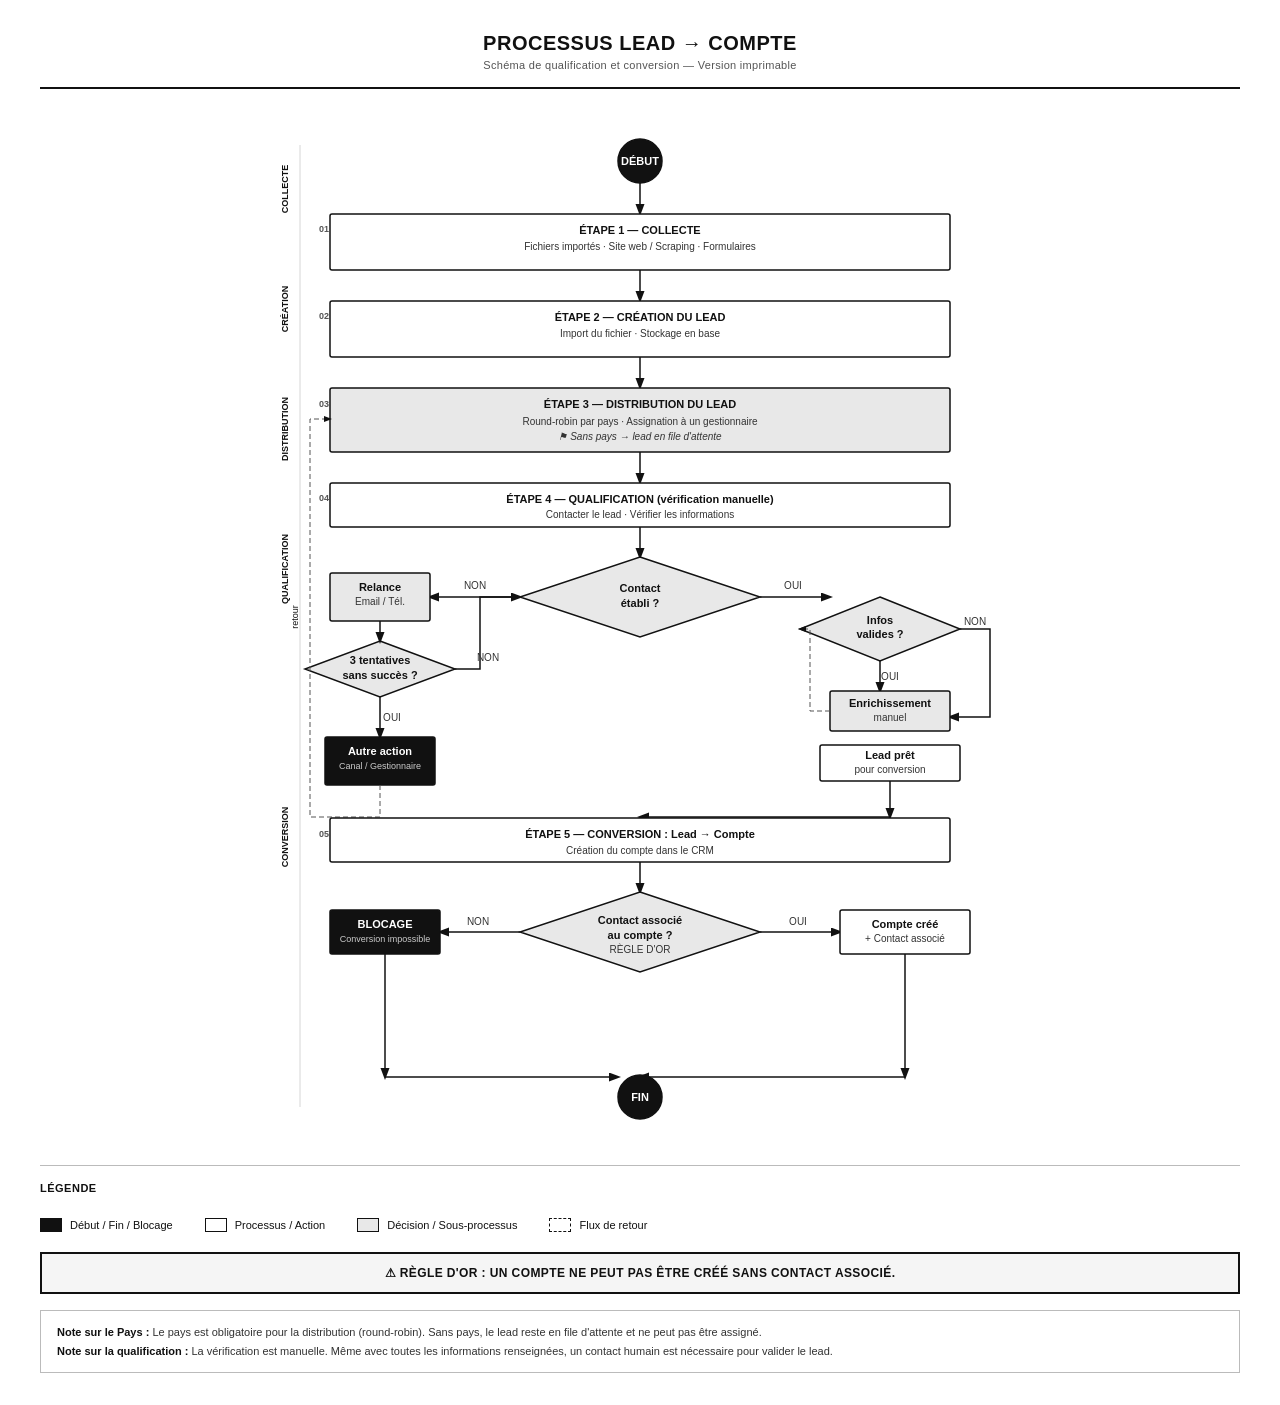
<file: html/comptes_processus.html>
<!DOCTYPE html>
<html lang="fr">
<head>
<meta charset="UTF-8">
<meta name="viewport" content="width=device-width, initial-scale=1.0">
<title>Schéma BPMN — Lead → Compte</title>
<style>
  * { margin: 0; padding: 0; box-sizing: border-box; }

  body {
    background: #fff;
    font-family: 'Segoe UI', Arial, sans-serif;
    color: #111;
    padding: 32px 40px;
    font-size: 13px;
  }

  header {
    text-align: center;
    margin-bottom: 28px;
    border-bottom: 2px solid #111;
    padding-bottom: 16px;
  }

  header h1 {
    font-size: 20px;
    font-weight: 700;
    letter-spacing: 0.5px;
    text-transform: uppercase;
  }

  header p {
    font-size: 11px;
    color: #555;
    margin-top: 4px;
    letter-spacing: 0.3px;
  }

  .diagram-wrap {
    display: flex;
    justify-content: center;
  }

  svg {
    display: block;
  }

  .legend {
    margin-top: 28px;
    border-top: 1px solid #bbb;
    padding-top: 16px;
    display: flex;
    flex-wrap: wrap;
    gap: 20px 32px;
  }

  .legend-title {
    font-weight: 700;
    font-size: 11px;
    text-transform: uppercase;
    letter-spacing: 0.5px;
    width: 100%;
    margin-bottom: 4px;
  }

  .legend-item {
    display: flex;
    align-items: center;
    gap: 8px;
    font-size: 11px;
  }

  .lbox {
    width: 22px;
    height: 14px;
    border: 1.5px solid #111;
  }

  .golden-rule {
    margin-top: 20px;
    border: 2px solid #111;
    padding: 12px 20px;
    font-size: 12px;
    font-weight: 700;
    text-align: center;
    text-transform: uppercase;
    letter-spacing: 0.4px;
    background: #f5f5f5;
  }

  .notes {
    margin-top: 16px;
    border: 1px solid #bbb;
    padding: 12px 16px;
    font-size: 11px;
    line-height: 1.7;
    color: #333;
  }

  .notes strong {
    font-weight: 700;
    color: #111;
  }

  @media print {
    body { padding: 16px 20px; }
    @page { size: A4 portrait; margin: 1.2cm; }
  }
</style>
</head>
<body>

<header>
  <h1>Processus Lead → Compte</h1>
  <p>Schéma de qualification et conversion — Version imprimable</p>
</header>

<div class="diagram-wrap">
<svg width="740" height="1020" viewBox="0 0 740 1020" xmlns="http://www.w3.org/2000/svg">
  <defs>
    <marker id="arr" markerWidth="8" markerHeight="8" refX="6" refY="3" orient="auto">
      <path d="M0,0 L0,6 L8,3 z" fill="#111"/>
    </marker>
  </defs>

  <!-- ─── STYLES ─── -->
  <style>
    text { font-family: 'Segoe UI', Arial, sans-serif; fill: #111; }
    .label { font-size: 11px; font-weight: 700; text-anchor: middle; fill: #111; }
    .sub   { font-size: 10px; font-weight: 400; text-anchor: middle; fill: #333; }
    .edge  { font-size: 10px; text-anchor: middle; fill: #333; }
    .box   { fill: #fff; stroke: #111; stroke-width: 1.5px; }
    .box-dark { fill: #111; stroke: #111; stroke-width: 1.5px; }
    .box-shade { fill: #e8e8e8; stroke: #111; stroke-width: 1.5px; }
    .box-stripe { fill: url(#stripe); stroke: #111; stroke-width: 1.5px; }
    .line  { stroke: #111; stroke-width: 1.5px; fill: none; marker-end: url(#arr); }
    .line-dash { stroke: #555; stroke-width: 1px; fill: none; stroke-dasharray: 5,3; marker-end: url(#arr); }
    .diamond { fill: #e8e8e8; stroke: #111; stroke-width: 1.5px; }
    .pill  { fill: #111; stroke: #111; stroke-width: 1.5px; }
    .pill-text { font-size: 11px; font-weight: 700; text-anchor: middle; fill: #fff; }
    .step-num { font-size: 9px; font-weight: 700; fill: #555; text-anchor: middle; }
  </style>

  <!-- ─── PHASE BANDS ─── -->
  <!-- Band labels left side -->
  <text x="18" y="72" font-size="9" font-weight="700" fill="#888" text-anchor="middle" transform="rotate(-90,18,72)">COLLECTE</text>
  <text x="18" y="192" font-size="9" font-weight="700" fill="#888" text-anchor="middle" transform="rotate(-90,18,192)">CRÉATION</text>
  <text x="18" y="312" font-size="9" font-weight="700" fill="#888" text-anchor="middle" transform="rotate(-90,18,312)">DISTRIBUTION</text>
  <text x="18" y="452" font-size="9" font-weight="700" fill="#888" text-anchor="middle" transform="rotate(-90,18,452)">QUALIFICATION</text>
  <text x="18" y="720" font-size="9" font-weight="700" fill="#888" text-anchor="middle" transform="rotate(-90,18,720)">CONVERSION</text>

  <!-- Vertical left rule -->
  <line x1="30" y1="28" x2="30" y2="990" stroke="#ccc" stroke-width="0.8"/>

  <!-- ─── ÉTAPE 0 : DÉBUT ─── -->
  <!-- Circle start -->
  <circle cx="370" cy="44" r="22" fill="#111" stroke="#111" stroke-width="1.5"/>
  <text x="370" y="48" class="pill-text">DÉBUT</text>

  <!-- Arrow down -->
  <line x1="370" y1="66" x2="370" y2="96" class="line"/>

  <!-- ─── ÉTAPE 1 : COLLECTE ─── -->
  <text x="54" y="115" class="step-num">01</text>
  <rect x="60" y="97" width="620" height="56" rx="2" class="box"/>
  <text x="370" y="117" class="label">ÉTAPE 1 — COLLECTE</text>
  <text x="370" y="133" class="sub">Fichiers importés · Site web / Scraping · Formulaires</text>

  <line x1="370" y1="153" x2="370" y2="183" class="line"/>

  <!-- ─── ÉTAPE 2 : CRÉATION ─── -->
  <text x="54" y="202" class="step-num">02</text>
  <rect x="60" y="184" width="620" height="56" rx="2" class="box"/>
  <text x="370" y="204" class="label">ÉTAPE 2 — CRÉATION DU LEAD</text>
  <text x="370" y="220" class="sub">Import du fichier · Stockage en base</text>

  <line x1="370" y1="240" x2="370" y2="270" class="line"/>

  <!-- ─── ÉTAPE 3 : DISTRIBUTION ─── -->
  <text x="54" y="290" class="step-num">03</text>
  <rect x="60" y="271" width="620" height="64" rx="2" class="box-shade"/>
  <text x="370" y="291" class="label">ÉTAPE 3 — DISTRIBUTION DU LEAD</text>
  <text x="370" y="308" class="sub">Round-robin par pays · Assignation à un gestionnaire</text>
  <text x="370" y="323" class="sub" font-style="italic">⚑ Sans pays → lead en file d'attente</text>

  <line x1="370" y1="335" x2="370" y2="365" class="line"/>

  <!-- ─── ÉTAPE 4 : QUALIFICATION ─── -->
  <text x="54" y="384" class="step-num">04</text>
  <rect x="60" y="366" width="620" height="44" rx="2" class="box"/>
  <text x="370" y="386" class="label">ÉTAPE 4 — QUALIFICATION (vérification manuelle)</text>
  <text x="370" y="401" class="sub">Contacter le lead · Vérifier les informations</text>

  <line x1="370" y1="410" x2="370" y2="440" class="line"/>

  <!-- ─── DECISION : Contact établi ? ─── -->
  <polygon points="370,440 490,480 370,520 250,480" class="diamond"/>
  <text x="370" y="475" class="label">Contact</text>
  <text x="370" y="490" class="label">établi ?</text>

  <!-- OUI → droite -->
  <line x1="490" y1="480" x2="560" y2="480" class="line"/>
  <text x="523" y="472" class="edge">OUI</text>

  <!-- ─── DECISION : Infos valides ? ─── -->
  <polygon points="610,480 690,512 610,544 530,512" class="diamond"/>
  <text x="610" y="507" class="label">Infos</text>
  <text x="610" y="521" class="label">valides ?</text>

  <!-- OUI vers bas ─── -->
  <line x1="610" y1="544" x2="610" y2="574" class="line"/>
  <text x="620" y="563" class="edge">OUI</text>

  <!-- NON → boucle enrichissement -->
  <path d="M690,512 L720,512 L720,600 L680,600" stroke="#111" stroke-width="1.5" fill="none" marker-end="url(#arr)"/>
  <text x="705" y="508" class="edge">NON</text>

  <rect x="560" y="574" width="120" height="40" rx="2" class="box-shade"/>
  <text x="620" y="590" class="label">Enrichissement</text>
  <text x="620" y="604" class="sub">manuel</text>

  <!-- Boucle retour vers Infos valides -->
  <path d="M560,594 L540,594 L540,512 L530,512" stroke="#555" stroke-width="1" fill="none" stroke-dasharray="5,3" marker-end="url(#arr)"/>

  <!-- Lead prêt -->
  <rect x="550" y="628" width="140" height="36" rx="2" class="box"/>
  <text x="620" y="642" class="label">Lead prêt</text>
  <text x="620" y="656" class="sub">pour conversion</text>

  <!-- NON Contact → gauche (relance) -->
  <line x1="250" y1="480" x2="160" y2="480" class="line"/>
  <text x="205" y="472" class="edge">NON</text>

  <!-- Relance -->
  <rect x="60" y="456" width="100" height="48" rx="2" class="box-shade"/>
  <text x="110" y="474" class="label">Relance</text>
  <text x="110" y="488" class="sub">Email / Tél.</text>

  <!-- 3 tentatives ? -->
  <polygon points="110,524 185,552 110,580 35,552" class="diamond"/>
  <text x="110" y="547" class="label">3 tentatives</text>
  <text x="110" y="562" class="label">sans succès ?</text>

  <line x1="110" y1="504" x2="110" y2="524" class="line"/>

  <!-- NON → retour vers contact -->
  <path d="M185,552 L210,552 L210,480 L250,480" stroke="#111" stroke-width="1.5" fill="none" marker-end="url(#arr)"/>
  <text x="218" y="544" class="edge">NON</text>

  <!-- OUI → Autre action -->
  <line x1="110" y1="580" x2="110" y2="620" class="line"/>
  <text x="122" y="604" class="edge">OUI</text>

  <rect x="55" y="620" width="110" height="48" rx="2" class="box-dark"/>
  <text x="110" y="638" class="pill-text">Autre action</text>
  <text x="110" y="652" style="font-size:9px;text-anchor:middle;fill:#ccc;">Canal / Gestionnaire</text>

  <!-- Retour distribution -->
  <path d="M110,668 L110,700 L40,700 L40,302 L60,302" stroke="#555" stroke-width="1" fill="none" stroke-dasharray="5,3" marker-end="url(#arr)"/>
  <text x="28" y="500" font-size="9" fill="#777" text-anchor="middle" transform="rotate(-90,28,500)">retour</text>

  <!-- ─── ÉTAPE 5 : CONVERSION ─── -->
  <!-- Arrow from "Lead prêt" to Étape 5 -->
  <line x1="620" y1="664" x2="620" y2="700" class="line"/>
  <path d="M620,700 L370,700" stroke="#111" stroke-width="1.5" fill="none" marker-end="url(#arr)"/>

  <text x="54" y="720" class="step-num">05</text>
  <rect x="60" y="701" width="620" height="44" rx="2" class="box"/>
  <text x="370" y="721" class="label">ÉTAPE 5 — CONVERSION : Lead → Compte</text>
  <text x="370" y="737" class="sub">Création du compte dans le CRM</text>

  <line x1="370" y1="745" x2="370" y2="775" class="line"/>

  <!-- ─── RÈGLE D'OR ─── -->
  <polygon points="370,775 490,815 370,855 250,815" class="diamond"/>
  <text x="370" y="807" class="label" font-size="10">Contact associé</text>
  <text x="370" y="822" class="label" font-size="10">au compte ?</text>
  <text x="370" y="836" class="sub" font-size="9">RÈGLE D'OR</text>

  <!-- OUI → compte créé -->
  <line x1="490" y1="815" x2="570" y2="815" class="line"/>
  <text x="528" y="808" class="edge">OUI</text>

  <rect x="570" y="793" width="130" height="44" rx="2" class="box"/>
  <text x="635" y="811" class="label">Compte créé</text>
  <text x="635" y="825" class="sub">+ Contact associé</text>

  <!-- NON → blocage -->
  <line x1="250" y1="815" x2="170" y2="815" class="line"/>
  <text x="208" y="808" class="edge">NON</text>

  <rect x="60" y="793" width="110" height="44" rx="2" class="box-dark"/>
  <text x="115" y="811" class="pill-text">BLOCAGE</text>
  <text x="115" y="825" style="font-size:9px;text-anchor:middle;fill:#ccc;">Conversion impossible</text>

  <!-- Arrows to FIN -->
  <line x1="635" y1="837" x2="635" y2="960" class="line"/>
  <path d="M635,960 L370,960" stroke="#111" stroke-width="1.5" fill="none" marker-end="url(#arr)"/>

  <line x1="115" y1="837" x2="115" y2="960" class="line"/>
  <path d="M115,960 L348,960" stroke="#111" stroke-width="1.5" fill="none" marker-end="url(#arr)"/>

  <!-- FIN -->
  <circle cx="370" cy="980" r="22" fill="#111" stroke="#111" stroke-width="1.5"/>
  <text x="370" y="984" class="pill-text">FIN</text>

</svg>
</div>

<!-- LÉGENDE -->
<div class="legend">
  <div class="legend-title">Légende</div>
  <div class="legend-item">
    <div class="lbox" style="background:#111;"></div>
    Début / Fin / Blocage
  </div>
  <div class="legend-item">
    <div class="lbox" style="background:#fff;"></div>
    Processus / Action
  </div>
  <div class="legend-item">
    <div class="lbox" style="background:#e8e8e8;"></div>
    Décision / Sous-processus
  </div>
  <div class="legend-item">
    <div class="lbox" style="background:#fff; border-style:dashed;"></div>
    Flux de retour
  </div>
</div>

<!-- RÈGLE D'OR -->
<div class="golden-rule">
  ⚠ RÈGLE D'OR : Un compte ne peut pas être créé sans contact associé.
</div>

<!-- NOTES -->
<div class="notes">
  <strong>Note sur le Pays :</strong> Le pays est obligatoire pour la distribution (round-robin). Sans pays, le lead reste en file d'attente et ne peut pas être assigné.<br>
  <strong>Note sur la qualification :</strong> La vérification est manuelle. Même avec toutes les informations renseignées, un contact humain est nécessaire pour valider le lead.
</div>

</body>
</html>
</file>
<file: style.css>
:root {
  /* Dark Theme (défaut) */
  --bg: #0a0a0a;
  --surface: #111;
  --surface-alt: #141414;
  --text: #f0f0f0;
  --text-muted: #666;
  --text-dim: #444;
  --text-faint: #333;
  --accent: #F5B030;
  --border: #1e1e1e;
  --border-light: #2e2e2e;
  --danger: #e63946;
  --success: #28c878;
  --purple: #818cf8;
  --shadow: 0 4px 20px rgba(0,0,0,0.3);
}

.theme-light {
  /* Light Theme */
  --bg: #f6f7fb;
  --surface: #ffffff;
  --surface-alt: #f8f9fa;
  --text: #111111;
  --text-muted: #5f6368;
  --text-dim: #8e9196;
  --text-faint: #b1b3b8;
  --accent: #d89400;
  --border: #e6e8ef;
  --border-light: #d1d5db;
  --danger: #dc2626;
  --success: #16a34a;
  --purple: #7c3aed;
  --shadow: 0 4px 20px rgba(0,0,0,0.08);
}

* { 
  box-sizing: border-box; 
  margin: 0; 
  padding: 0; 
}

body {
  font-family: 'Inter', sans-serif;
  background: var(--bg);
  color: var(--text);
  line-height: 1.6;
  transition: all 0.3s ease;
}

.ad-root {
  min-height: 100vh;
}

/* ── THEME TOGGLE ── */
.theme-toggle {
  position: fixed;
  top: 20px;
  right: 20px;
  z-index: 1000;
  width: 50px;
  height: 50px;
  border: none;
  border-radius: 12px;
  background: var(--surface);
  color: var(--text);
  font-size: 18px;
  cursor: pointer;
  display: flex;
  align-items: center;
  justify-content: center;
  gap: 4px;
  box-shadow: var(--shadow);
  transition: all 0.3s ease;
}

.theme-toggle:hover {
  transform: scale(1.05);
  background: var(--accent);
  color: var(--bg);
}

.theme-toggle .sun { display: none; }
.theme-toggle.theme-light .sun { display: block; }
.theme-toggle.theme-light .moon { display: none; }

/* ── CONFIDENTIAL BANNER ── */
.conf-banner {
  background: var(--danger);
  color: #fff;
  text-align: center;
  padding: 10px 16px;
  font-size: 12px;
  font-weight: 700;
  letter-spacing: 0.18em;
  text-transform: uppercase;
}

/* ── HERO ── */
.hero {
  background: var(--bg);
  padding: 72px 24px 60px;
  text-align: center;
  border-bottom: 1px solid var(--border);
}

.logo-wrap {
  width: 90px;
  height: 90px;
  /* background: var(--accent); */
  border-radius: 22px;
  display: flex;
  align-items: center;
  justify-content: center;
  margin: 0 auto 28px;
  position: relative;
}

.logo-dark { display: block; max-width: 70%; height: auto; }
.logo-light { display: none; max-width: 70%; height: auto; }

.theme-light .logo-dark { display: none; }
.theme-light .logo-light { display: block; }

.eyebrow-pill {
  display: inline-block;
  background: var(--surface-alt);
  border: 1px solid var(--border-light);
  color: var(--accent);
  font-size: 11px;
  font-weight: 700;
  letter-spacing: 0.2em;
  text-transform: uppercase;
  padding: 6px 16px;
  border-radius: 999px;
  margin-bottom: 22px;
}

.hero h1 {
  font-size: clamp(28px, 5vw, 52px);
  font-weight: 900;
  line-height: 1.05;
  letter-spacing: -1.5px;
  color: var(--text);
  max-width: 700px;
  margin: 0 auto 14px;
}

.hero h1 span { color: var(--accent); }

.hero-sub {
  font-size: 15px;
  color: var(--text-muted);
  max-width: 520px;
  margin: 0 auto 36px;
  line-height: 1.7;
}

.conf-note {
  display: inline-flex;
  align-items: center;
  gap: 8px;
  background: rgba(230, 57, 70, 0.12);
  border: 1px solid rgba(230, 57, 70, 0.3);
  color: var(--danger);
  font-size: 12px;
  font-weight: 600;
  padding: 10px 20px;
  border-radius: 10px;
  margin-bottom: 42px;
}

.lock-icon {
  width: 14px;
  height: 14px;
  background: var(--danger);
  border-radius: 3px;
  position: relative;
  flex-shrink: 0;
}

.lock-icon::before {
  content: '';
  position: absolute;
  top: -6px;
  left: 3px;
  width: 8px;
  height: 7px;
  border: 2px solid var(--danger);
  border-radius: 4px 4px 0 0;
}

.cta-btn {
  display: inline-block;
  background: var(--accent);
  color: var(--bg);
  font-weight: 800;
  font-size: 14px;
  padding: 16px 32px;
  border-radius: 12px;
  text-decoration: none;
  letter-spacing: 0.02em;
  cursor: pointer;
  border: none;
  transition: all 0.15s ease;
}

.cta-btn:hover { 
  opacity: 0.88;
  transform: translateY(-1px);
}

/* ── STATS ── */
.stats-section {
  background: var(--surface-alt);
  border-top: 1px solid var(--border);
  border-bottom: 1px solid var(--border);
  padding: 48px 24px;
}

.stats-label {
  text-align: center;
  font-size: 11px;
  font-weight: 700;
  letter-spacing: 0.2em;
  text-transform: uppercase;
  color: var(--text-dim);
  margin-bottom: 32px;
}

.stats-grid {
  display: grid;
  grid-template-columns: repeat(auto-fit, minmax(140px, 1fr));
  gap: 1px;
  background: var(--border);
  max-width: 900px;
  margin: 0 auto;
  border-radius: 16px;
  overflow: hidden;
}

.stat-cell {
  background: var(--surface);
  padding: 28px 20px;
  text-align: center;
  transition: background 0.15s ease;
}

.stat-cell:hover {
  background: var(--accent);
  color: var(--bg);
}

.stat-num {
  font-size: 34px;
  font-weight: 900;
  color: var(--accent);
  letter-spacing: -1px;
  line-height: 1;
  margin-bottom: 8px;
}

.stat-desc {
  font-size: 12px;
  color: var(--text-muted);
  line-height: 1.5;
  text-transform: uppercase;
  letter-spacing: 0.08em;
}

/* ── PITCH ── */
.pitch-section {
  padding: 64px 24px;
  max-width: 860px;
  margin: 0 auto;
  text-align: center;
}

.pitch-section .kicker {
  font-size: 11px;
  font-weight: 700;
  color: var(--accent);
  letter-spacing: 0.2em;
  text-transform: uppercase;
  margin-bottom: 16px;
}

.pitch-section h2 {
  font-size: clamp(22px, 4vw, 38px);
  font-weight: 900;
  color: var(--text);
  letter-spacing: -0.8px;
  margin-bottom: 18px;
  line-height: 1.15;
}

.pitch-section p {
  font-size: 15px;
  color: var(--text-muted);
  line-height: 1.8;
  max-width: 640px;
  margin: 0 auto;
}

/* ── MODULES ── */
.modules-section {
  padding: 0 24px 80px;
  max-width: 1080px;
  margin: 0 auto;
}

.modules-header {
  margin-bottom: 28px;
  display: flex;
  align-items: baseline;
  gap: 12px;
}

.modules-header h2 {
  font-size: 22px;
  font-weight: 800;
  color: var(--text);
  letter-spacing: -0.5px;
}

.modules-count {
  font-size: 12px;
  color: var(--text-dim);
  font-weight: 600;
}

.card-grid {
  display: grid;
  grid-template-columns: repeat(auto-fill, minmax(220px, 1fr));
  gap: 12px;
}

.m-card {
  background: var(--surface);
  border: 1px solid var(--border);
  border-radius: 14px;
  padding: 22px 20px 20px;
  text-decoration: none;
  color: inherit;
  transition: all 0.15s ease;
  cursor: pointer;
  display: block;
}

.m-card:hover {
  border-color: var(--accent);
  background: var(--surface-alt);
  transform: translateY(-4px);
  box-shadow: var(--shadow);
}

.m-card:hover .m-num { color: var(--accent); }

.m-num {
  font-size: 10px;
  font-weight: 800;
  letter-spacing: 0.2em;
  color: var(--text-faint);
  text-transform: uppercase;
  margin-bottom: 12px;
  transition: color 0.15s;
}

.m-card h3 {
  font-size: 15px;
  font-weight: 700;
  color: var(--text);
  margin-bottom: 8px;
  letter-spacing: -0.2px;
}

.m-card p {
  font-size: 12px;
  color: var(--text-dim);
  line-height: 1.6;
}

.m-card .tag {
  display: inline-block;
  margin-top: 12px;
  font-size: 10px;
  font-weight: 700;
  background: rgba(245, 176, 48, 0.1);
  color: var(--accent);
  padding: 3px 10px;
  border-radius: 999px;
  text-transform: uppercase;
  letter-spacing: 0.1em;
}

.tag-new { 
  background: rgba(40, 200, 120, 0.1); 
  color: var(--success); 
}
.tag-ext { 
  background: rgba(99, 102, 241, 0.1); 
  color: var(--purple); 
}

/* ── FOOTER ── */
.site-footer {
  background: var(--bg);
  border-top: 1px solid var(--border);
  padding: 56px 24px 40px;
}

.footer-inner {
  max-width: 1080px;
  margin: 0 auto;
}

.footer-brand {
  margin-bottom: 48px;
}

.footer-brand-name {
  font-size: 36px;
  font-weight: 900;
  color: var(--accent);
  letter-spacing: -1px;
  margin-bottom: 4px;
}

.footer-brand-tag {
  font-size: 12px;
  color: var(--text-dim);
  letter-spacing: 0.12em;
  text-transform: uppercase;
}

.footer-cols {
  display: grid;
  grid-template-columns: repeat(auto-fit, minmax(180px, 1fr));
  gap: 40px;
  margin-bottom: 48px;
}

.footer-col h4 {
  font-size: 10px;
  font-weight: 800;
  letter-spacing: 0.2em;
  text-transform: uppercase;
  color: var(--text-dim);
  margin-bottom: 16px;
}

.footer-col a, .footer-col span {
  display: block;
  font-size: 14px;
  color: var(--text-muted);
  text-decoration: none;
  line-height: 1;
  margin-bottom: 12px;
}

.footer-col a:hover { color: var(--accent); }

.footer-contact-item {
  display: flex;
  align-items: center;
  gap: 10px;
  margin-bottom: 14px;
}

.contact-dot {
  width: 6px;
  height: 6px;
  background: var(--accent);
  border-radius: 50%;
  flex-shrink: 0;
}

.footer-bottom {
  border-top: 1px solid var(--border-light);
  padding-top: 24px;
  display: flex;
  justify-content: space-between;
  align-items: center;
  flex-wrap: wrap;
  gap: 12px;
}

.footer-bottom-left {
  font-size: 12px;
  color: var(--text-dim);
}

.conf-badge {
  display: inline-flex;
  align-items: center;
  gap: 6px;
  font-size: 11px;
  font-weight: 700;
  color: var(--danger);
  letter-spacing: 0.1em;
  text-transform: uppercase;
}

.conf-dot { 
  width: 6px; 
  height: 6px; 
  background: var(--danger); 
  border-radius: 50%; 
}

/* RESPONSIVE */
@media (max-width: 768px) {
  .hero { padding: 48px 16px 40px; }
  .pitch-section { padding: 48px 16px; }
  .modules-section { padding: 0 16px 60px; }
  .stats-section { padding: 32px 16px; }
  .site-footer { padding: 40px 16px 24px; }
  .footer-cols { grid-template-columns: 1fr; gap: 24px; }
}

/* ── PAGE AUDIT ── */
.page-audit {
  font-family: 'Manrope', sans-serif;
}

.container {
  max-width: 1200px;
  margin: 0 auto;
  padding: 0 24px;
}

.report-hero {
  position: relative;
  padding: 100px 0 80px;
  background: var(--surface-alt);
  border-bottom: 1px solid var(--border);
  overflow: hidden;
}

.report-hero__glow {
  position: absolute;
  top: 0;
  left: 0;
  right: 0;
  height: 300px;
  background: linear-gradient(135deg, var(--accent), transparent);
  opacity: 0.1;
  pointer-events: none;
}

.report-hero__inner {
  position: relative;
  z-index: 2;
  max-width: 900px;
  margin: 0 auto;
  text-align: center;
}

.back-pill {
  display: inline-block;
  background: var(--surface);
  color: var(--accent);
  padding: 8px 20px;
  border-radius: 999px;
  font-size: 13px;
  font-weight: 600;
  text-decoration: none;
  border: 1px solid var(--border-light);
  transition: all 0.2s ease;
  margin-bottom: 32px;
}

.back-pill:hover {
  background: var(--accent);
  color: var(--bg);
  border-color: var(--accent);
}

.report-hero__meta {
  display: flex;
  gap: 12px;
  justify-content: center;
  margin-bottom: 24px;
  flex-wrap: wrap;
}

.report-tag {
  background: var(--accent);
  color: var(--bg);
  padding: 6px 14px;
  border-radius: 20px;
  font-size: 12px;
  font-weight: 700;
  letter-spacing: 0.1em;
  text-transform: uppercase;
}

.report-tag--soft {
  background: var(--border-light);
  color: var(--accent);
}

.report-hero h1 {
  font-size: clamp(36px, 6vw, 64px);
  font-weight: 800;
  background: linear-gradient(135deg, var(--text), var(--text));
  -webkit-background-clip: text;
  -webkit-text-fill-color: transparent;
  background-clip: text;
  margin-bottom: 20px;
  line-height: 1.1;
}

.report-lead {
  font-size: 18px;
  color: var(--text-muted);
  max-width: 700px;
  margin: 0 auto;
  line-height: 1.7;
}

.report-layout {
  display: grid;
  grid-template-columns: 280px 1fr;
  gap: 48px;
  padding: 60px 0;
  min-height: calc(100vh - 200px);
}

.toc {
  position: sticky;
  top: 20px;
  height: fit-content;
}

.toc-card {
  background: var(--surface);
  border: 1px solid var(--border);
  border-radius: 16px;
  padding: 24px;
  backdrop-filter: blur(10px);
}

.toc-label {
  font-size: 12px;
  color: var(--text-dim);
  text-transform: uppercase;
  letter-spacing: 0.1em;
  margin-bottom: 16px;
  font-weight: 600;
  display: block;
}

.toc-links {
  display: flex;
  flex-direction: column;
  gap: 8px;
}

.toc-links a {
  color: var(--text-muted);
  text-decoration: none;
  font-size: 14px;
  padding: 8px 0;
  border-left: 2px solid transparent;
  transition: all 0.2s ease;
}

.toc-links a:hover,
.toc-links a.active {
  color: var(--accent);
  border-left-color: var(--accent);
  padding-left: 12px;
}

.report-section {
  margin-bottom: 80px;
}

.section-intro {
  margin-bottom: 40px;
}

.section-kicker {
  display: inline-block;
  background: var(--accent);
  color: var(--bg);
  padding: 4px 12px;
  border-radius: 6px;
  font-size: 11px;
  font-weight: 700;
  letter-spacing: 0.1em;
  text-transform: uppercase;
  margin-bottom: 12px;
}

.report-section h2 {
  font-size: 32px;
  font-weight: 700;
  color: var(--text);
  margin-bottom: 16px;
  line-height: 1.2;
}

.summary-grid,
.editorial-grid,
.actions-grid {
  display: grid;
  grid-template-columns: repeat(auto-fit, minmax(300px, 1fr));
  gap: 24px;
  margin-bottom: 40px;
}

.info-card,
.summary-card,
.action-card {
  background: var(--surface);
  border: 1px solid var(--border);
  border-radius: 16px;
  padding: 28px;
  transition: all 0.2s ease;
}

.info-card:hover,
.summary-card:hover {
  border-color: var(--border-light);
  transform: translateY(-2px);
}

.summary-card__label {
  font-size: 11px;
  color: var(--accent);
  font-weight: 700;
  text-transform: uppercase;
  letter-spacing: 0.1em;
  display: block;
  margin-bottom: 8px;
}

.info-card h3,
.summary-card h3,
.action-card h3 {
  font-size: 20px;
  margin-bottom: 16px;
  color: var(--text);
}

.clean-list {
  list-style: none;
  padding: 0;
}

.clean-list li {
  padding: 6px 0;
  color: var(--text-muted);
  position: relative;
  padding-left: 20px;
}

.clean-list li::before {
  content: "→";
  position: absolute;
  left: 0;
  color: var(--accent);
  font-weight: 700;
}

.insight-card {
  background: var(--surface-alt);
  border-left: 4px solid var(--accent);
  padding: 24px 28px;
  margin: 32px 0;
  border-radius: 0 12px 12px 0;
}

.insight-card--warning {
  border-left-color: var(--danger);
}

.insight-card--accent {
  border-left-color: var(--accent);
}

.capture-strip {
  display: grid;
  grid-template-columns: repeat(auto-fit, minmax(400px, 1fr));
  gap: 24px;
  margin: 40px 0;
}

.capture-large img {
  width: 100%;
  border-radius: 12px;
  box-shadow: var(--shadow);
}

.capture-large figcaption {
  font-size: 13px;
  color: var(--text-dim);
  margin-top: 12px;
  font-style: italic;
}

.two-column-notes {
  display: grid;
  grid-template-columns: 1fr 1fr;
  gap: 32px;
  margin: 40px 0;
}

.note-panel {
  background: var(--surface);
  padding: 28px;
  border-radius: 12px;
  border: 1px solid var(--border);
}

.quote-box {
  background: var(--surface-alt);
  border-left: 4px solid var(--accent);
  padding: 32px;
  margin: 32px 0;
  font-size: 16px;
  font-style: italic;
  color: var(--text-muted);
}

.timeline-list {
  display: flex;
  flex-direction: column;
  gap: 20px;
  margin: 32px 0;
}

.timeline-item {
  padding: 24px;
  background: var(--surface);
  border-radius: 12px;
  border: 1px solid var(--border);
  transition: all 0.2s ease;
}

.timeline-item:hover {
  border-color: var(--border-light);
}

.timeline-item h3 {
  color: var(--text);
  margin-bottom: 8px;
}

.long-card {
  background: var(--surface);
  border: 1px solid var(--border);
  border-radius: 12px;
  padding: 32px;
  margin: 32px 0;
}

.priority-badge {
  position: absolute;
  top: 24px;
  right: 24px;
  background: var(--danger);
  color: white;
  padding: 4px 12px;
  border-radius: 20px;
  font-size: 11px;
  font-weight: 700;
  text-transform: uppercase;
  letter-spacing: 0.1em;
}

.action-card {
  position: relative;
}

.action-card--high .priority-badge { background: var(--danger); }
.action-card--medium .priority-badge { 
  background: var(--accent); 
  right: 28px;
}

.action-card--high:hover { border-color: var(--danger); }
.action-card--medium:hover { border-color: var(--accent); }

.back-to-top {
  display: inline-block;
  background: var(--surface);
  color: var(--accent);
  padding: 12px 24px;
  border-radius: 999px;
  text-decoration: none;
  font-weight: 600;
  border: 1px solid var(--border-light);
  transition: all 0.2s ease;
  margin-top: 40px;
}

.back-to-top:hover {
  background: var(--accent);
  color: var(--bg);
  border-color: var(--accent);
}

.report-section--final {
  border-top: 1px solid var(--border-light);
  padding-top: 60px;
}

/* RESPONSIVE */
@media (max-width: 1024px) {
  .report-layout { grid-template-columns: 1fr; gap: 32px; }
  .toc { position: static; }
}

@media (max-width: 768px) {
  .report-hero { padding: 60px 0 40px; }
  .summary-grid,
  .editorial-grid,
  .actions-grid,
  .capture-strip,
  .two-column-notes { grid-template-columns: 1fr; }
  
  .report-lead { font-size: 16px; }
  .report-hero h1 { font-size: 36px; }
}

.stats-cards {
      display: grid;
      grid-template-columns: repeat(auto-fit, minmax(180px, 1fr));
      gap: 1rem;
      margin: 1.5rem 0;
    }
    .stat-card {
      background: var(--card-bg, #fff);
      border-radius: 1rem;
      padding: 1.25rem;
      border: 1px solid var(--border-light, #e2e8f0);
      text-align: center;
    }
    .stat-card__value {
      font-size: 2rem;
      font-weight: 800;
      line-height: 1.2;
    }
    .stat-card__label {
      font-size: 0.75rem;
      text-transform: uppercase;
      color: var(--text-soft, #64748b);
      margin-top: 0.5rem;
    }
    .anomaly-box {
      background: #fef2f2;
      border-left: 4px solid #ef4444;
      padding: 1rem;
      margin: 1rem 0;
      border-radius: 0.5rem;
    }
    .warning-box {
      background: #fef3c7;
      border-left: 4px solid #f59e0b;
      padding: 1rem;
      margin: 1rem 0;
      border-radius: 0.5rem;
    }
    .insight-text {
      font-size: 0.85rem;
      color: var(--text-soft, #64748b);
      margin-top: 0.5rem;
    }
    .grid-2cols {
      display: grid;
      grid-template-columns: repeat(auto-fit, minmax(280px, 1fr));
      gap: 1.5rem;
      margin: 1.5rem 0;
    }
</file>
